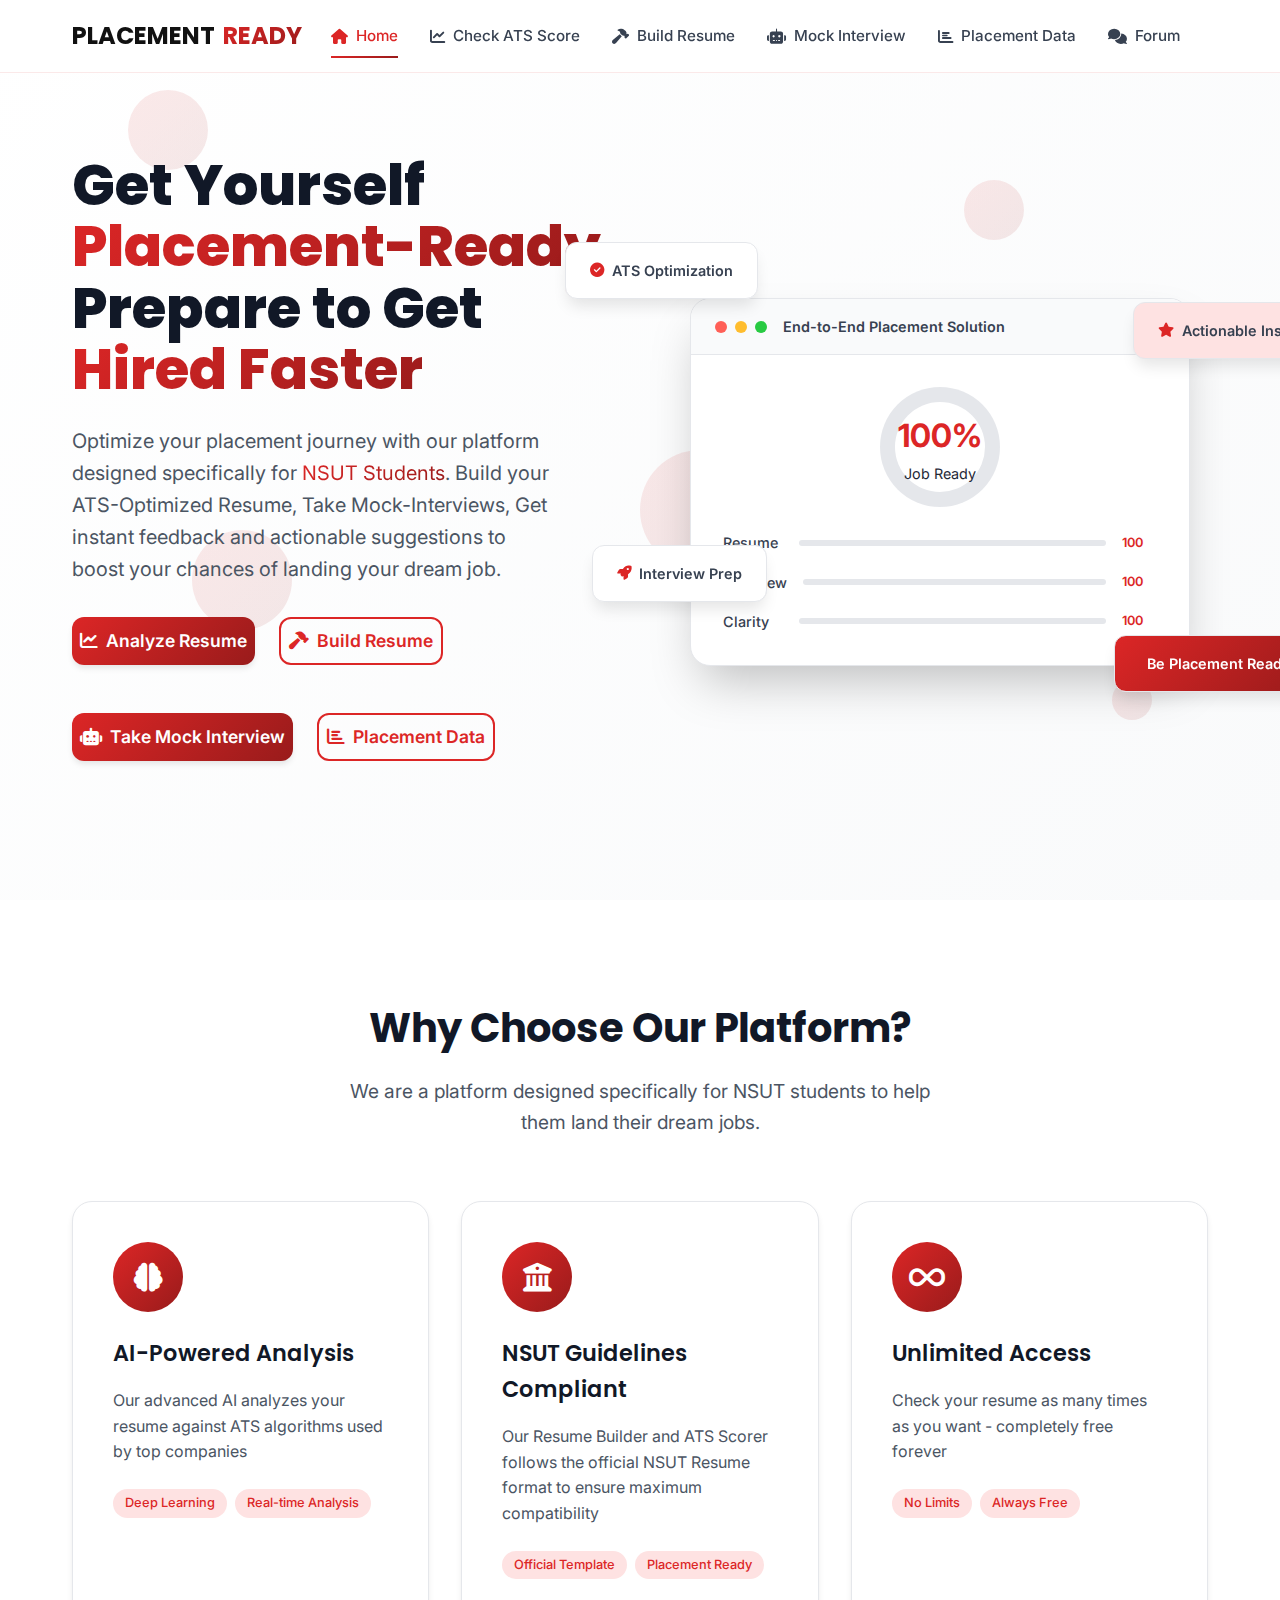
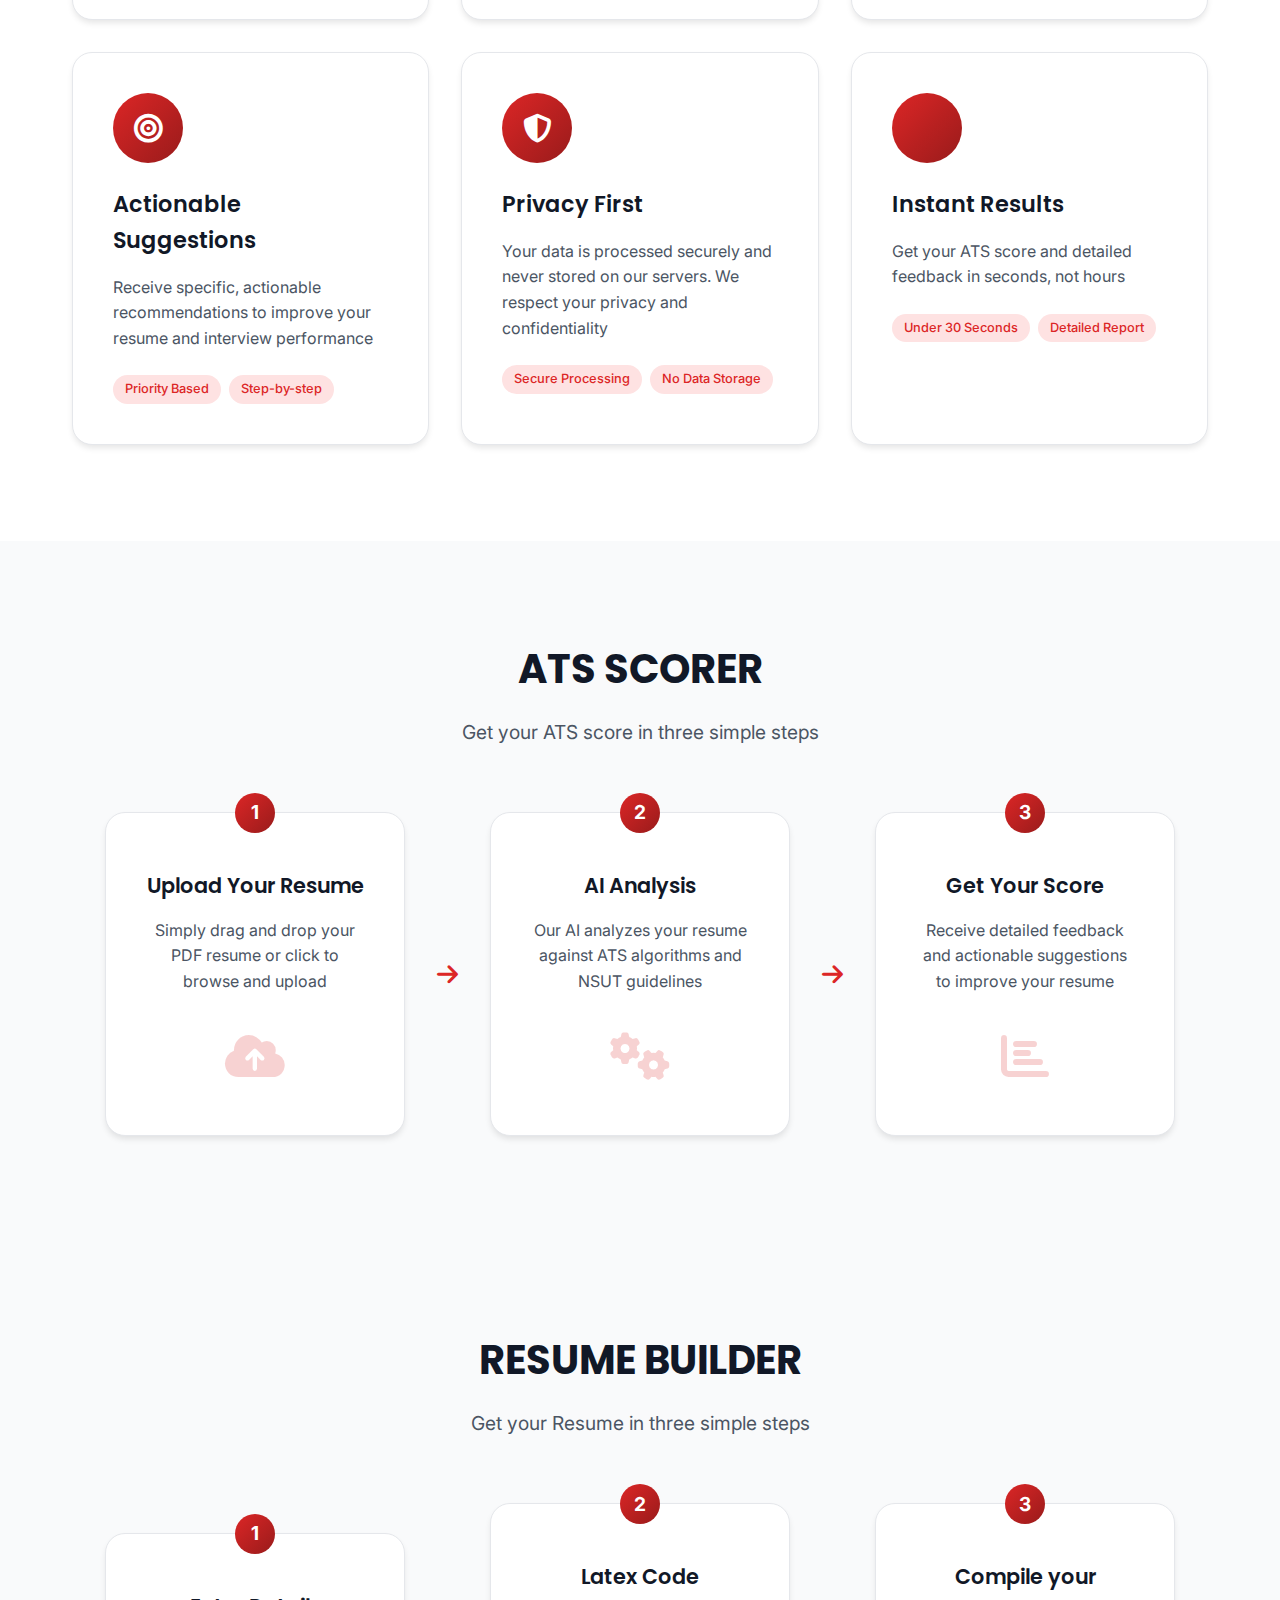
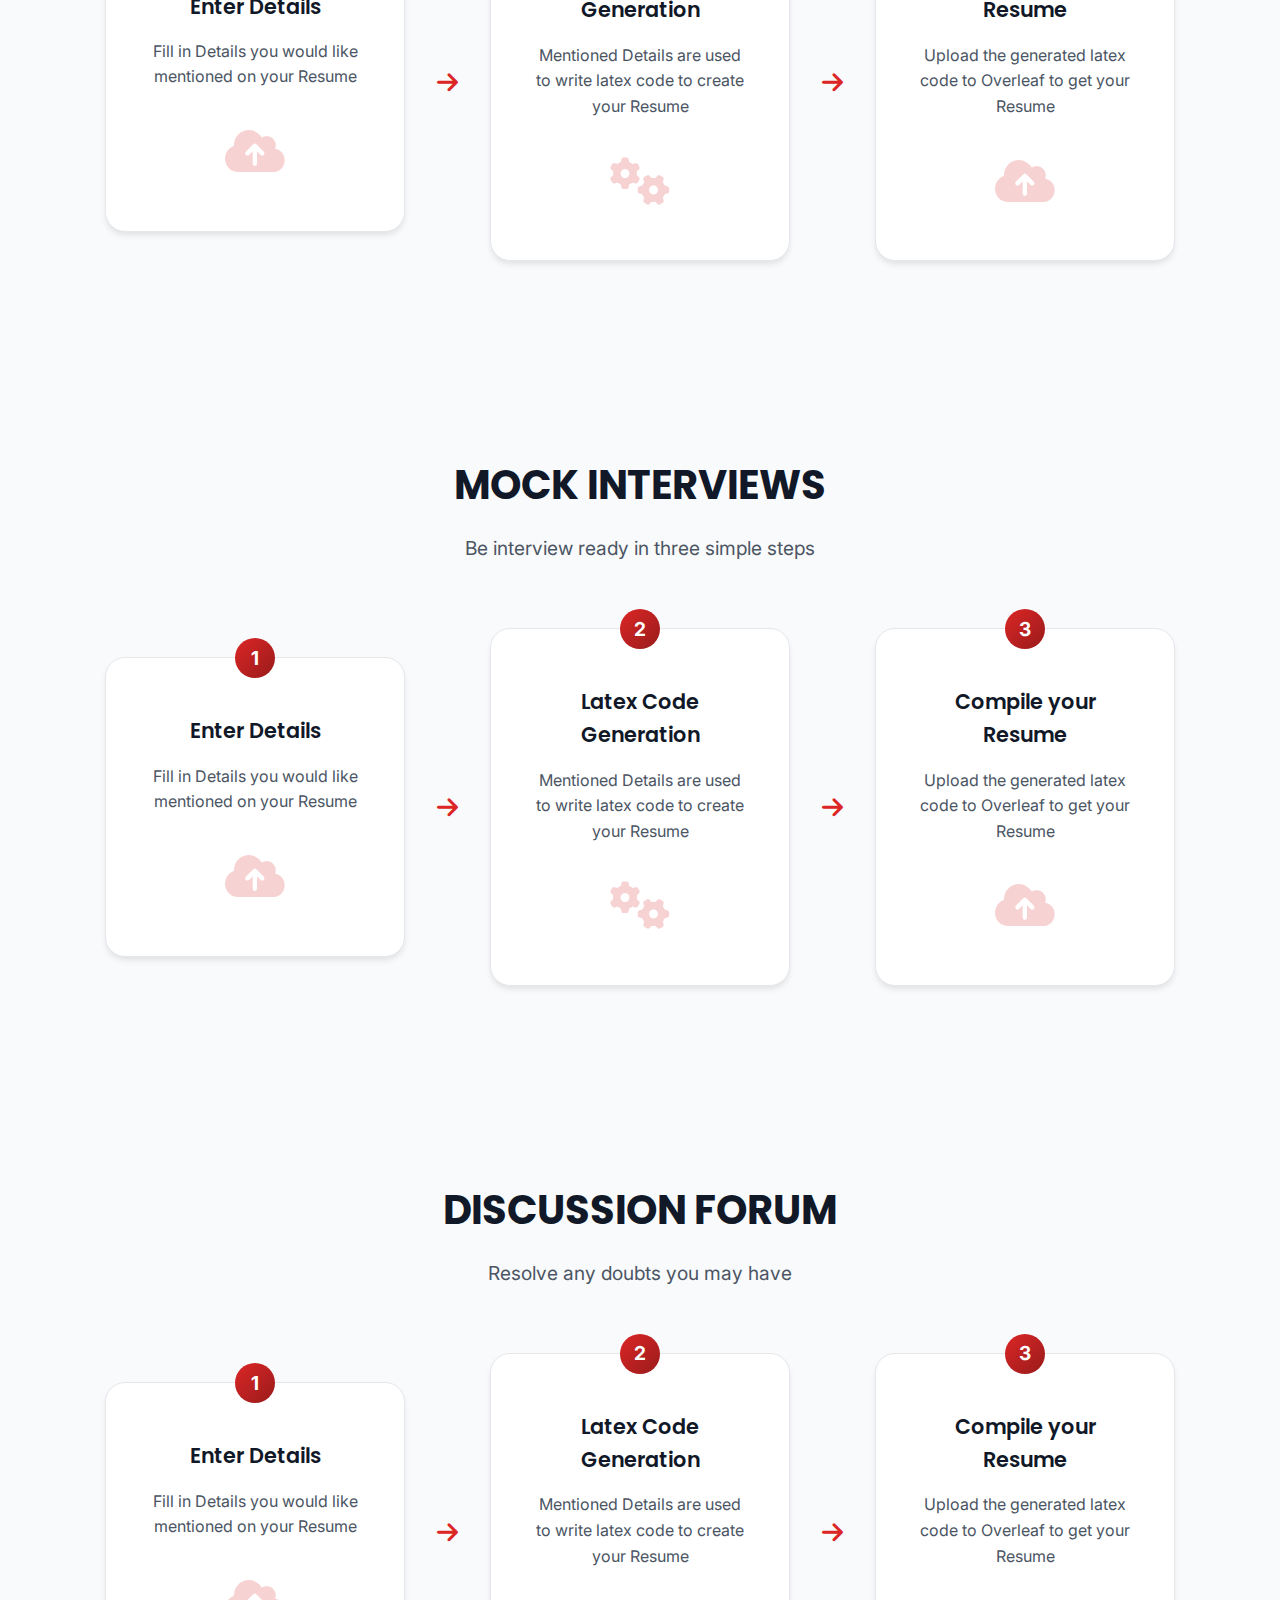
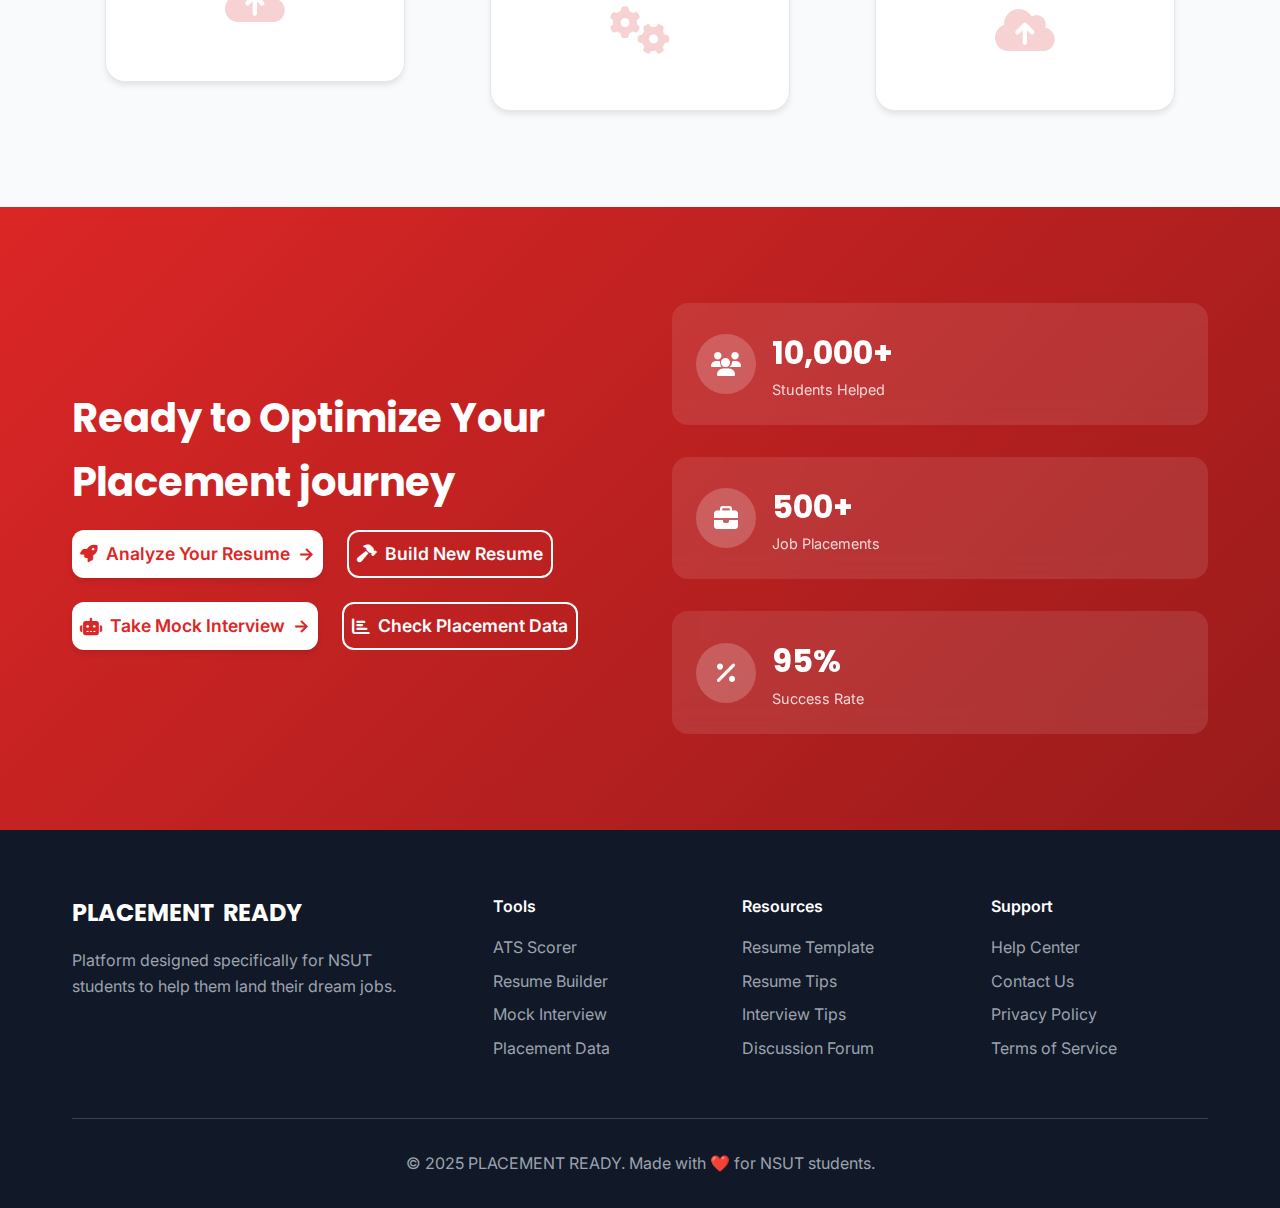
<file: index.html>
<!DOCTYPE html>
<html lang="en">
<head>
    <meta charset="UTF-8">
    <meta name="viewport" content="width=device-width, initial-scale=1.0">
    <title>NSUT ATS Scorer - AI-Powered Resume Optimization</title>
    <meta name="description" content="Get your resume ATS-ready with our AI-powered scoring system. Built specifically for NSUT students following official placement guidelines.">
    
    <!-- Fonts -->
    <link rel="preconnect" href="https://fonts.googleapis.com">
    <link rel="preconnect" href="https://fonts.gstatic.com" crossorigin>
    <link rel="stylesheet" href="https://cdnjs.cloudflare.com/ajax/libs/font-awesome/4.7.0/css/font-awesome.min.css">
    <link href="https://fonts.googleapis.com/css2?family=Inter:wght@300;400;500;600;700;800&family=Poppins:wght@300;400;500;600;700;800&display=swap" rel="stylesheet">
    
    <!-- Icons -->
    <link rel="stylesheet" href="https://cdnjs.cloudflare.com/ajax/libs/font-awesome/6.4.0/css/all.min.css">
    
    <!-- CSS -->
    <link rel="stylesheet" href="main.css">
</head>
<body>
    <!-- Navigation -->
    <nav class="navbar" id="navbar">
        <div class="nav-container">
            <div class="logo">PLACEMENT <span class="highlight">READY</span></div>
            
            <div class="nav-links" id="navLinks">
                <a href="index.html" class="nav-link active">
                    <i class="fa-solid fa-house"></i>
                    Home
                </a>
                <a href="ats-scorer.html" class="nav-link">
                    <i class="fas fa-chart-line"></i>
                    Check ATS Score
                </a>
                <!-- <a href="guidelines.html" class="nav-link">
                    <i class="fas fa-file-alt"></i>
                    Guidelines
                </a> -->
                <!-- <a href="resume-tips.html" class="nav-link">
                    <i class="fas fa-lightbulb"></i>
                    Resume Tips
                </a> -->
                <a href="resume-builder.html" class="nav-link">
                    <i class="fas fa-hammer"></i>
                    Build Resume
                </a>
                <a href="interview.html" class="nav-link">
                    <i class="fa-solid fa-robot"></i>
                    Mock Interview
                </a>
                <a href="stats.html" class="nav-link">
                    <i class="fas fa-chart-bar"></i>
                    Placement Data
                </a>
                <a href="forum.html" class="nav-link">
                    <i class="fas fa-comments"></i>
                    Forum
                </a>
            </div>
            
            <div class="nav-actions">
                <!-- <a href="ats-scorer.html" class="btn btn-primary">
                    <i class="fas fa-rocket"></i>
                    ATS Scorer
                </a> -->
                <button class="mobile-menu-btn" id="mobileMenuBtn">
                    <span></span>
                    <span></span>
                    <span></span>
                </button>
            </div>
        </div>
    </nav>

    <!-- Hero Section -->
    <section class="hero">
        <div class="hero-background">
            <div class="floating-shapes">
                <div class="shape shape-1"></div>
                <div class="shape shape-2"></div>
                <div class="shape shape-3"></div>
                <div class="shape shape-4"></div>
                <div class="shape shape-5"></div>
            </div>
        </div>
        
        <div class="hero-container">
            <div class="hero-content">
                <!-- <div class="hero-badge">
                    <i class="fas fa-star"></i>
                    <span>AI-Powered Resume Analysis</span>
                </div> -->
                
                <h1 class="hero-title">
                    Get Yourself <span class="highlight">Placement-Ready</span>
                    <br>Prepare to Get <span class="highlight">Hired Faster</span>
                </h1>
                
                <p class="hero-subtitle">
                    Optimize your placement journey with our platform designed specifically for <span class="highlight">NSUT Students</span>. 
                    Build your ATS-Optimized Resume, Take Mock-Interviews, Get instant feedback and actionable suggestions to boost your chances of landing your dream job.
                </p>
                
                <!-- <div class="hero-stats">
                    <div class="stat">
                        <div class="stat-number">95%</div>
                        <div class="stat-label">Success Rate</div>
                    </div>
                    <div class="stat">
                        <div class="stat-number">10K+</div>
                        <div class="stat-label">Resumes Analyzed</div>
                    </div>
                    <div class="stat">
                        <div class="stat-number">500+</div>
                        <div class="stat-label">Students Placed</div>
                    </div>
                </div> -->
                <div class="hero-actions">
                    <a href="ats-scorer.html" class="btn btn-primary btn-lg" id="getStartedBtn">
                        <i class="fas fa-chart-line"></i>
                        Analyze Resume
                        <!-- <span class="btn-arrow">→</span> -->
                    </a>
                    <a href="guidelines.html" class="btn btn-outline btn-lg">
                        <i class="fas fa-hammer"></i>
                        Build Resume
                    </a>
                </div>
                
                <div class="hero-actions">
                    <a href="ats-scorer.html" class="btn btn-primary btn-lg" id="getStartedBtn">
                        <i class="fa-solid fa-robot"></i>
                        Take Mock Interview
                        <!-- <span class="btn-arrow">→</span> -->
                    </a>
                    <a href="guidelines.html" class="btn btn-outline btn-lg">
                        <i class="fas fa-chart-bar"></i>
                        Placement Data 
                    </a>
                </div>
                
                <div class="hero-trust">
                    <!-- <div class="trust-text">Trusted by NSUT Placement Cell</div>
                    <div class="trust-badges">
                        <span class="trust-badge">Official Template</span>
                        <span class="trust-badge">AI-Powered</span>
                        <span class="trust-badge">Free Forever</span>
                    </div> -->
                </div>
            </div>
            
            <div class="hero-visual">
                <div class="hero-image">
                    <div class="dashboard-mockup">
                        <div class="mockup-header">
                            <div class="mockup-controls">
                                <span></span>
                                <span></span>
                                <span></span>
                            </div>
                            <div class="mockup-title">End-to-End Placement Solution</div>
                        </div>
                        <div class="mockup-content">
                            <div class="score-display">
                                <div class="score-circle">
                                    <div class="score-value">100%</div>
                                    <div class="score-label">Job Ready</div>
                                </div>
                                <div class="score-details">
                                    <div class="score-item">
                                        <span class="score-category">Resume</span>
                                        <span class="score-bar">
                                            <span class="score-fill" style="width: 100%"></span>
                                        </span>
                                        <span class="score-percent">100</span>
                                    </div>
                                    <div class="score-item">
                                        <span class="score-category">Interview</span>
                                        <span class="score-bar">
                                            <span class="score-fill" style="width: 100%"></span>
                                        </span>
                                        <span class="score-percent">100</span>
                                    </div>
                                    <div class="score-item">
                                        <span class="score-category">Clarity</span>
                                        <span class="score-bar">
                                            <span class="score-fill" style="width: 80%"></span>
                                        </span>
                                        <span class="score-percent">100</span>
                                    </div>
                                </div>
                            </div>
                        </div>
                    </div>
                </div>
                
                <div class="floating-elements">
                    <div class="floating-card card-1">
                        <i class="fas fa-check-circle"></i>
                        <span>ATS Optimization</span>
                    </div>
                    <div class="floating-card card-2">
                        <i class="fas fa-star"></i>
                        <span>Actionable Insights</span>
                    </div>
                    <div class="floating-card card-3">
                        <i class="fas fa-rocket"></i>
                        <span>Interview Prep</span>
                    </div>
                    <div class="floating-card card-4">
                        <i class="fas fa-target"></i>
                        <span>Be Placement Ready</span>
                    </div>
                </div>
            </div>
        </div>
    </section>

    <!-- Features Section -->
    <section class="features">
        <div class="features-container">
            <div class="section-header">
                <h2 class="section-title">Why Choose Our Platform?</h2>
                <p class="section-subtitle">
                    We are a platform designed specifically for NSUT students to help them land their dream jobs.
                </p>
            </div>
            
            <div class="features-grid">
                <div class="feature-card">
                    <div class="feature-icon">
                        <i class="fas fa-brain"></i>
                    </div>
                    <h3 class="feature-title">AI-Powered Analysis</h3>
                    <p class="feature-description">
                        Our advanced AI analyzes your resume against ATS algorithms used by top companies
                    </p>
                    <div class="feature-benefits">
                        <span class="benefit">Deep Learning</span>
                        <span class="benefit">Real-time Analysis</span>
                    </div>
                </div>
                
                <div class="feature-card">
                    <div class="feature-icon">
                        <i class="fas fa-university"></i>
                    </div>
                    <h3 class="feature-title">NSUT Guidelines Compliant</h3>
                    <p class="feature-description">
                        Our Resume Builder and ATS Scorer follows the official NSUT Resume format to ensure maximum compatibility
                    </p>
                    <div class="feature-benefits">
                        <span class="benefit">Official Template</span>
                        <span class="benefit">Placement Ready</span>
                    </div>
                </div>

                <div class="feature-card">
                    <div class="feature-icon">
                        <i class="fas fa-infinity"></i>
                    </div>
                    <h3 class="feature-title">Unlimited Access</h3>
                    <p class="feature-description">
                        Check your resume as many times as you want - completely free forever
                    </p>
                    <div class="feature-benefits">
                        <span class="benefit">No Limits</span>
                        <span class="benefit">Always Free</span>
                    </div>
                </div>
                
                
                <div class="feature-card">
                    <div class="feature-icon">
                        <i class="fas fa-bullseye"></i>
                    </div>
                    <h3 class="feature-title">Actionable Suggestions</h3>
                    <p class="feature-description">
                        Receive specific, actionable recommendations to improve your resume and interview performance
                    </p>
                    <div class="feature-benefits">
                        <span class="benefit">Priority Based</span>
                        <span class="benefit">Step-by-step</span>
                    </div>
                </div>
                
                <div class="feature-card">
                    <div class="feature-icon">
                        <i class="fas fa-shield-alt"></i>
                    </div>
                    <h3 class="feature-title">Privacy First</h3>
                    <p class="feature-description">
                        Your data is processed securely and never stored on our servers. We respect your privacy and confidentiality
                    </p>
                    <div class="feature-benefits">
                        <span class="benefit">Secure Processing</span>
                        <span class="benefit">No Data Storage</span>
                    </div>
                </div>

                <div class="feature-card">
                    <div class="feature-icon">
                        <i class="fa fa-clock-o"></i>
                    </div>
                    <h3 class="feature-title">Instant Results</h3>
                    <p class="feature-description">
                        Get your ATS score and detailed feedback in seconds, not hours
                    </p>
                    <div class="feature-benefits">
                        <span class="benefit">Under 30 Seconds</span>
                        <span class="benefit">Detailed Report</span>
                    </div>
                </div>
                
                
            </div>
        </div>
    </section>

    <!-- How It Works Section -->
    <section class="how-it-works">
        <div class="how-it-works-container">
            <div class="section-header">
                <h2 class="section-title">ATS SCORER</h2>
                <p class="section-subtitle">
                    Get your ATS score in three simple steps
                </p>
            </div>
            
            <div class="steps-container">
                <div class="step">
                    <div class="step-number">1</div>
                    <div class="step-content">
                        <h3 class="step-title">Upload Your Resume</h3>
                        <p class="step-description">
                            Simply drag and drop your PDF resume or click to browse and upload
                        </p>
                        <div class="step-icon">
                            <i class="fas fa-cloud-upload-alt"></i>
                        </div>
                    </div>
                </div>
                
                <div class="step-arrow">
                    <i class="fas fa-arrow-right"></i>
                </div>
                
                <div class="step">
                    <div class="step-number">2</div>
                    <div class="step-content">
                        <h3 class="step-title">AI Analysis</h3>
                        <p class="step-description">
                            Our AI analyzes your resume against ATS algorithms and NSUT guidelines
                        </p>
                        <div class="step-icon">
                            <i class="fas fa-cogs"></i>
                        </div>
                    </div>
                </div>
                
                <div class="step-arrow">
                    <i class="fas fa-arrow-right"></i>
                </div>
                
                <div class="step">
                    <div class="step-number">3</div>
                    <div class="step-content">
                        <h3 class="step-title">Get Your Score</h3>
                        <p class="step-description">
                            Receive detailed feedback and actionable suggestions to improve your resume
                        </p>
                        <div class="step-icon">
                            <i class="fas fa-chart-bar"></i>
                        </div>
                    </div>
                </div>
            </div>
        </div>
    </section>

    <section class="how-it-works">
        <div class="how-it-works-container">
            <div class="section-header">
                <h2 class="section-title">RESUME BUILDER</h2>
                <p class="section-subtitle">
                    Get your Resume in three simple steps
                </p>
            </div>
            
            <div class="steps-container">
                <div class="step">
                    <div class="step-number">1</div>
                    <div class="step-content">
                        <h3 class="step-title">Enter Details</h3>
                        <p class="step-description">
                            Fill in Details you would like mentioned on your Resume
                        </p>
                        <div class="step-icon">
                            <i class="fas fa-cloud-upload-alt"></i>
                        </div>
                    </div>
                </div>
                
                <div class="step-arrow">
                    <i class="fas fa-arrow-right"></i>
                </div>
                
                <div class="step">
                    <div class="step-number">2</div>
                    <div class="step-content">
                        <h3 class="step-title">Latex Code Generation</h3>
                        <p class="step-description">
                            Mentioned Details are used to write latex code to create your Resume
                        </p>
                        <div class="step-icon">
                            <i class="fas fa-cogs"></i>
                        </div>
                    </div>
                </div>
                
                <div class="step-arrow">
                    <i class="fas fa-arrow-right"></i>
                </div>
                
                <div class="step">
                    <div class="step-number">3</div>
                    <div class="step-content">
                        <h3 class="step-title">Compile your Resume</h3>
                        <p class="step-description">
                            Upload the generated latex code to Overleaf to get your Resume
                        </p>
                        <div class="step-icon">
                            <i class="fas fa-cloud-upload-alt"></i>
                        </div>
                    </div>
                </div>
            </div>
        </div>
    </section>

    <section class="how-it-works">
        <div class="how-it-works-container">
            <div class="section-header">
                <h2 class="section-title">MOCK INTERVIEWS</h2>
                <p class="section-subtitle">
                    Be interview ready in three simple steps
                </p>
            </div>
            
            <div class="steps-container">
                <div class="step">
                    <div class="step-number">1</div>
                    <div class="step-content">
                        <h3 class="step-title">Enter Details</h3>
                        <p class="step-description">
                            Fill in Details you would like mentioned on your Resume
                        </p>
                        <div class="step-icon">
                            <i class="fas fa-cloud-upload-alt"></i>
                        </div>
                    </div>
                </div>
                
                <div class="step-arrow">
                    <i class="fas fa-arrow-right"></i>
                </div>
                
                <div class="step">
                    <div class="step-number">2</div>
                    <div class="step-content">
                        <h3 class="step-title">Latex Code Generation</h3>
                        <p class="step-description">
                            Mentioned Details are used to write latex code to create your Resume
                        </p>
                        <div class="step-icon">
                            <i class="fas fa-cogs"></i>
                        </div>
                    </div>
                </div>
                
                <div class="step-arrow">
                    <i class="fas fa-arrow-right"></i>
                </div>
                
                <div class="step">
                    <div class="step-number">3</div>
                    <div class="step-content">
                        <h3 class="step-title">Compile your Resume</h3>
                        <p class="step-description">
                            Upload the generated latex code to Overleaf to get your Resume
                        </p>
                        <div class="step-icon">
                            <i class="fas fa-cloud-upload-alt"></i>
                        </div>
                    </div>
                </div>
            </div>
        </div>
    </section>

    <section class="how-it-works">
        <div class="how-it-works-container">
            <div class="section-header">
                <h2 class="section-title">DISCUSSION FORUM</h2>
                <p class="section-subtitle">
                    Resolve any doubts you may have
                </p>
            </div>
            
            <div class="steps-container">
                <div class="step">
                    <div class="step-number">1</div>
                    <div class="step-content">
                        <h3 class="step-title">Enter Details</h3>
                        <p class="step-description">
                            Fill in Details you would like mentioned on your Resume
                        </p>
                        <div class="step-icon">
                            <i class="fas fa-cloud-upload-alt"></i>
                        </div>
                    </div>
                </div>
                
                <div class="step-arrow">
                    <i class="fas fa-arrow-right"></i>
                </div>
                
                <div class="step">
                    <div class="step-number">2</div>
                    <div class="step-content">
                        <h3 class="step-title">Latex Code Generation</h3>
                        <p class="step-description">
                            Mentioned Details are used to write latex code to create your Resume
                        </p>
                        <div class="step-icon">
                            <i class="fas fa-cogs"></i>
                        </div>
                    </div>
                </div>
                
                <div class="step-arrow">
                    <i class="fas fa-arrow-right"></i>
                </div>
                
                <div class="step">
                    <div class="step-number">3</div>
                    <div class="step-content">
                        <h3 class="step-title">Compile your Resume</h3>
                        <p class="step-description">
                            Upload the generated latex code to Overleaf to get your Resume
                        </p>
                        <div class="step-icon">
                            <i class="fas fa-cloud-upload-alt"></i>
                        </div>
                    </div>
                </div>
            </div>
        </div>
    </section>

    <!-- CTA Section -->
    <section class="cta-section">
        <div class="cta-container">
            <div class="cta-content">
                <h2 class="cta-title">Ready to Optimize Your Placement journey</h2>
                <!-- <p class="cta-subtitle">
                    Join thousands of NSUT students who have improved their job prospects with our ATS Scorer
                </p> -->
                <div class="cta-actions">
                    <a href="ats-scorer.html" class="btn btn-primary btn-lg" id="startBuildingBtn">
                        <i class="fas fa-rocket"></i>
                        Analyze Your Resume
                        <span class="btn-arrow">→</span>
                    </a>
                    <a href="resume-builder.html" class="btn btn-outline btn-lg">
                        <i class="fas fa-hammer"></i>
                        Build New Resume
                    </a>
                    <a href="interview.html" class="btn btn-primary btn-lg" id="startBuildingBtn">
                        <i class="fa-solid fa-robot"></i>
                        Take Mock Interview
                        <span class="btn-arrow">→</span>
                    </a>
                    <a href="stats.html" class="btn btn-outline btn-lg">
                        <i class="fas fa-chart-bar"></i>
                        Check Placement Data
                    </a>
                </div>
            </div>
            
            <div class="cta-visual">
                <div class="success-metrics">
                    <div class="metric">
                        <div class="metric-icon">
                            <i class="fas fa-users"></i>
                        </div>
                        <div class="metric-content">
                            <div class="metric-number">10,000+</div>
                            <div class="metric-label">Students Helped</div>
                        </div>
                    </div>
                    <div class="metric">
                        <div class="metric-icon">
                            <i class="fas fa-briefcase"></i>
                        </div>
                        <div class="metric-content">
                            <div class="metric-number">500+</div>
                            <div class="metric-label">Job Placements</div>
                        </div>
                    </div>
                    <div class="metric">
                        <div class="metric-icon">
                            <i class="fas fa-percentage"></i>
                        </div>
                        <div class="metric-content">
                            <div class="metric-number">95%</div>
                            <div class="metric-label">Success Rate</div>
                        </div>
                    </div>
                </div>
            </div>
        </div>
    </section>

    <!-- Footer -->
    <footer class="footer">
        <div class="footer-container">
            <div class="footer-content">
                <div class="footer-brand">
                    <div class="footer-logo">
                        PLACEMENT <span class="highlight">READY</span>
                    </div>
                    <p class="footer-description">
                        Platform designed specifically for NSUT students 
                        to help them land their dream jobs.
                    </p>
                </div>
                
                <div class="footer-links">
                    <div class="footer-column">
                        <h4 class="footer-title">Tools</h4>
                        <ul class="footer-list">
                            <li><a href="ats-scorer.html">ATS Scorer</a></li>
                            <li><a href="resume-builder.html">Resume Builder</a></li>
                            <li><a href="interview.html">Mock Interview</a></li>
                            <li><a href="stats.html">Placement Data</a></li>
                        </ul>
                    </div>
                    
                    <div class="footer-column">
                        <h4 class="footer-title">Resources</h4>
                        <ul class="footer-list">
                            <li><a href="guidelines.html">Resume Template</a></li>
                            <li><a href="resume-tips.html">Resume Tips</a></li>
                            <li><a href="interview-tips.html">Interview Tips</a></li>
                            <li><a href="forum.html">Discussion Forum</a></li>
                        </ul>
                    </div>
                    
                    <div class="footer-column">
                        <h4 class="footer-title">Support</h4>
                        <ul class="footer-list">
                            <li><a href="#">Help Center</a></li>
                            <li><a href="#">Contact Us</a></li>
                            <li><a href="#">Privacy Policy</a></li>
                            <li><a href="#">Terms of Service</a></li>
                        </ul>
                    </div>
                </div>
            </div>
            
            <div class="footer-bottom" style="justify-content: center;">
                <div class="footer-copyright">
                    <p>&copy; 2025 PLACEMENT READY. Made with ❤️ for NSUT students.</p>
                </div>
                <!-- <div class="footer-social">
                    <a href="#" class="social-link">
                        <i class="fab fa-github"></i>
                    </a>
                    <a href="#" class="social-link">
                        <i class="fab fa-linkedin"></i>
                    </a>
                    <a href="#" class="social-link">
                        <i class="fab fa-twitter"></i>
                    </a>
                </div> -->
            </div>
        </div>
    </footer>

    <!-- JavaScript -->
    <script src="main.js"></script>
</body>
</html>
</file>
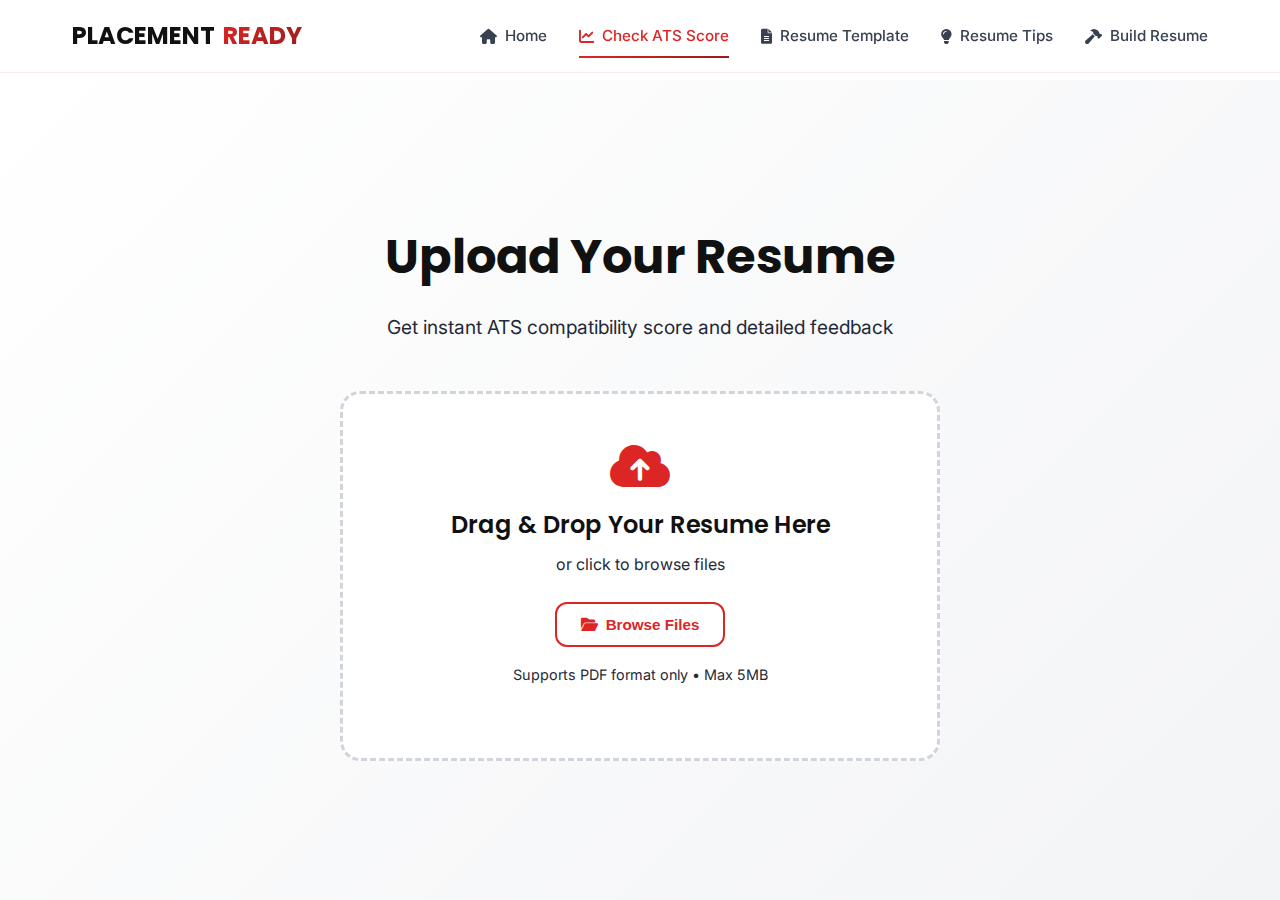
<file: ats-scorer.html>
<!DOCTYPE html>
<html lang="en">
<head>
    <meta charset="UTF-8">
    <meta name="viewport" content="width=device-width, initial-scale=1.0">
    <title>RESUME SCORER</title>
    <link rel="stylesheet" href="main.css">
    <link rel="preconnect" href="https://fonts.googleapis.com">
    <link rel="preconnect" href="https://fonts.gstatic.com" crossorigin>
    <link href="https://fonts.googleapis.com/css2?family=Inter:wght@300;400;500;600;700&family=Poppins:wght@400;500;600;700&display=swap" rel="stylesheet">
    <link rel="stylesheet" href="https://cdnjs.cloudflare.com/ajax/libs/font-awesome/6.0.0/css/all.min.css">
</head>
<body>
    <div class="app-container">
        <!-- Navigation -->
        <nav class="navbar" id="navbar">
            <div class="nav-container">
                <div class="logo">PLACEMENT <span class="highlight">READY</span></div>
                <div class="nav-links" id="navLinks">
    
                    <a href="index.html" class="nav-link">
                        <i class="fa-solid fa-house"></i>
                        Home
                    </a>
                    <a href="ats-scorer.html" class="nav-link active">
                        <i class="fas fa-chart-line"></i>
                        Check ATS Score
                    </a>
                    <a href="guidelines.html" class="nav-link">
                        <i class="fas fa-file-alt"></i>
                        Resume Template
                    </a> 
                    <a href="resume-tips.html" class="nav-link">
                        <i class="fas fa-lightbulb"></i>
                        Resume Tips
                    </a> 
                    <a href="resume-builder.html" class="nav-link">
                        <i class="fas fa-hammer"></i>
                        Build Resume
                    </a>
                    <!-- <a href="interview.html" class="nav-link">
                        <i class="fa-solid fa-robot"></i>
                        Mock Interview
                    </a>
                    <a href="stats.html" class="nav-link">
                        <i class="fas fa-chart-bar"></i>
                        Placement Statistics
                    </a> -->
                </div>
                
                <div class="mobile-menu-btn" id="mobileMenuBtn">
                    <span></span>
                    <span></span>
                    <span></span>
                </div>
            </div>
        </nav>

        <!-- Main Content Area -->
        <div class="main-content">
            <!-- Upload Section -->
            <div class="upload-section" id="uploadSection">
                <div class="upload-container">
                    <h1 class="upload-title">
                        Upload Your <span class="highlight">Resume</span>
                    </h1>
                    <p class="upload-subtitle">
                        Get instant ATS compatibility score and detailed feedback
                    </p>
                    
                    <!-- Drag & Drop Zone -->
                    <div class="drop-zone" id="dropZone">
                        <div class="drop-zone-content">
                            <i class="fas fa-cloud-upload-alt drop-icon"></i>
                            <h3>Drag & Drop Your Resume Here</h3>
                            <p>or click to browse files</p>
                            <button class="btn btn-outline" id="browseBtn">
                                <i class="fas fa-folder-open"></i>
                                Browse Files
                            </button>
                            <p class="file-info">Supports PDF format only • Max 5MB</p>
                        </div>
                        <input type="file" id="fileInput" accept=".pdf" style="display: none;">
                    </div>

                    <!-- Upload Progress -->
                    <div class="upload-progress" id="uploadProgress" style="display: none;">
                        <div class="progress-bar">
                            <div class="progress-fill" id="progressFill"></div>
                        </div>
                        <p class="progress-text" id="progressText">Uploading...</p>
                    </div>
                </div>
            </div>

            <!-- Results Section -->
            <div class="results-section" id="resultsSection" style="display: none;">
                <!-- Sidebar -->
                <div class="sidebar" id="sidebar">
                    <div class="sidebar-header">
                        <h2>ATS Score</h2>
                        <button class="close-btn" id="closeSidebar">
                            <i class="fas fa-times"></i>
                        </button>
                    </div>
                    
                    <!-- Overall Score -->
                    <div class="score-card">
                        <div class="score-circle">
                            <div class="score-value" id="overallScore">--</div>
                            <div class="score-label">Overall</div>
                        </div>
                    </div>

                    <!-- Section Scores -->
                    <div class="section-scores" id="sectionScores">
                        <h3>Section Breakdown</h3>
                        <!-- Scores will be populated by JavaScript -->
                    </div>

                    <!-- Quick Stats -->
                    <div class="quick-stats" id="quickStats">
                        <div class="stat-item">
                            <span class="stat-label">Keywords Found</span>
                            <span class="stat-value" id="keywordsFound">--</span>
                        </div>
                        <div class="stat-item">
                            <span class="stat-label">Sections Detected</span>
                            <span class="stat-value" id="sectionsDetected">--</span>
                        </div>
                        <div class="stat-item">
                            <span class="stat-label">Format Score</span>
                            <span class="stat-value" id="formatScore">--</span>
                        </div>
                    </div>
                </div>

                <!-- Main Content Area -->
                <div class="content-area" id="contentArea">
                    <!-- Tab Navigation -->
                    <div class="tab-navigation">
                        <button class="tab-btn active" data-tab="resume">
                            <i class="fas fa-file-pdf"></i>
                            Your Resume
                        </button>
                        <button class="tab-btn" data-tab="suggestions">
                            <i class="fas fa-lightbulb"></i>
                            Suggestions
                        </button>
                    </div>

                    <!-- Tab Content -->
                    <div class="tab-content">
                        <!-- Resume Tab -->
                        <div class="tab-pane active" id="resumeTab">
                            <div class="resume-viewer">
                                <iframe id="resumeViewer" class="pdf-frame" title="Your Resume"></iframe>
                            </div>
                        </div>

                        <!-- Suggestions Tab -->
                        <div class="tab-pane" id="suggestionsTab">
                            <div class="suggestions-container">
                                <h2>Improvement Suggestions</h2>
                                <div class="suggestions-list" id="suggestionsList">
                                    <!-- Suggestions will be populated by JavaScript -->
                                </div>
                            </div>
                        </div>
                    </div>
                </div>
            </div>
        </div>
    </div>

    <script src="main.js"></script>
    <script src="ats-scorer.js"></script>
</body>
</html>
</file>
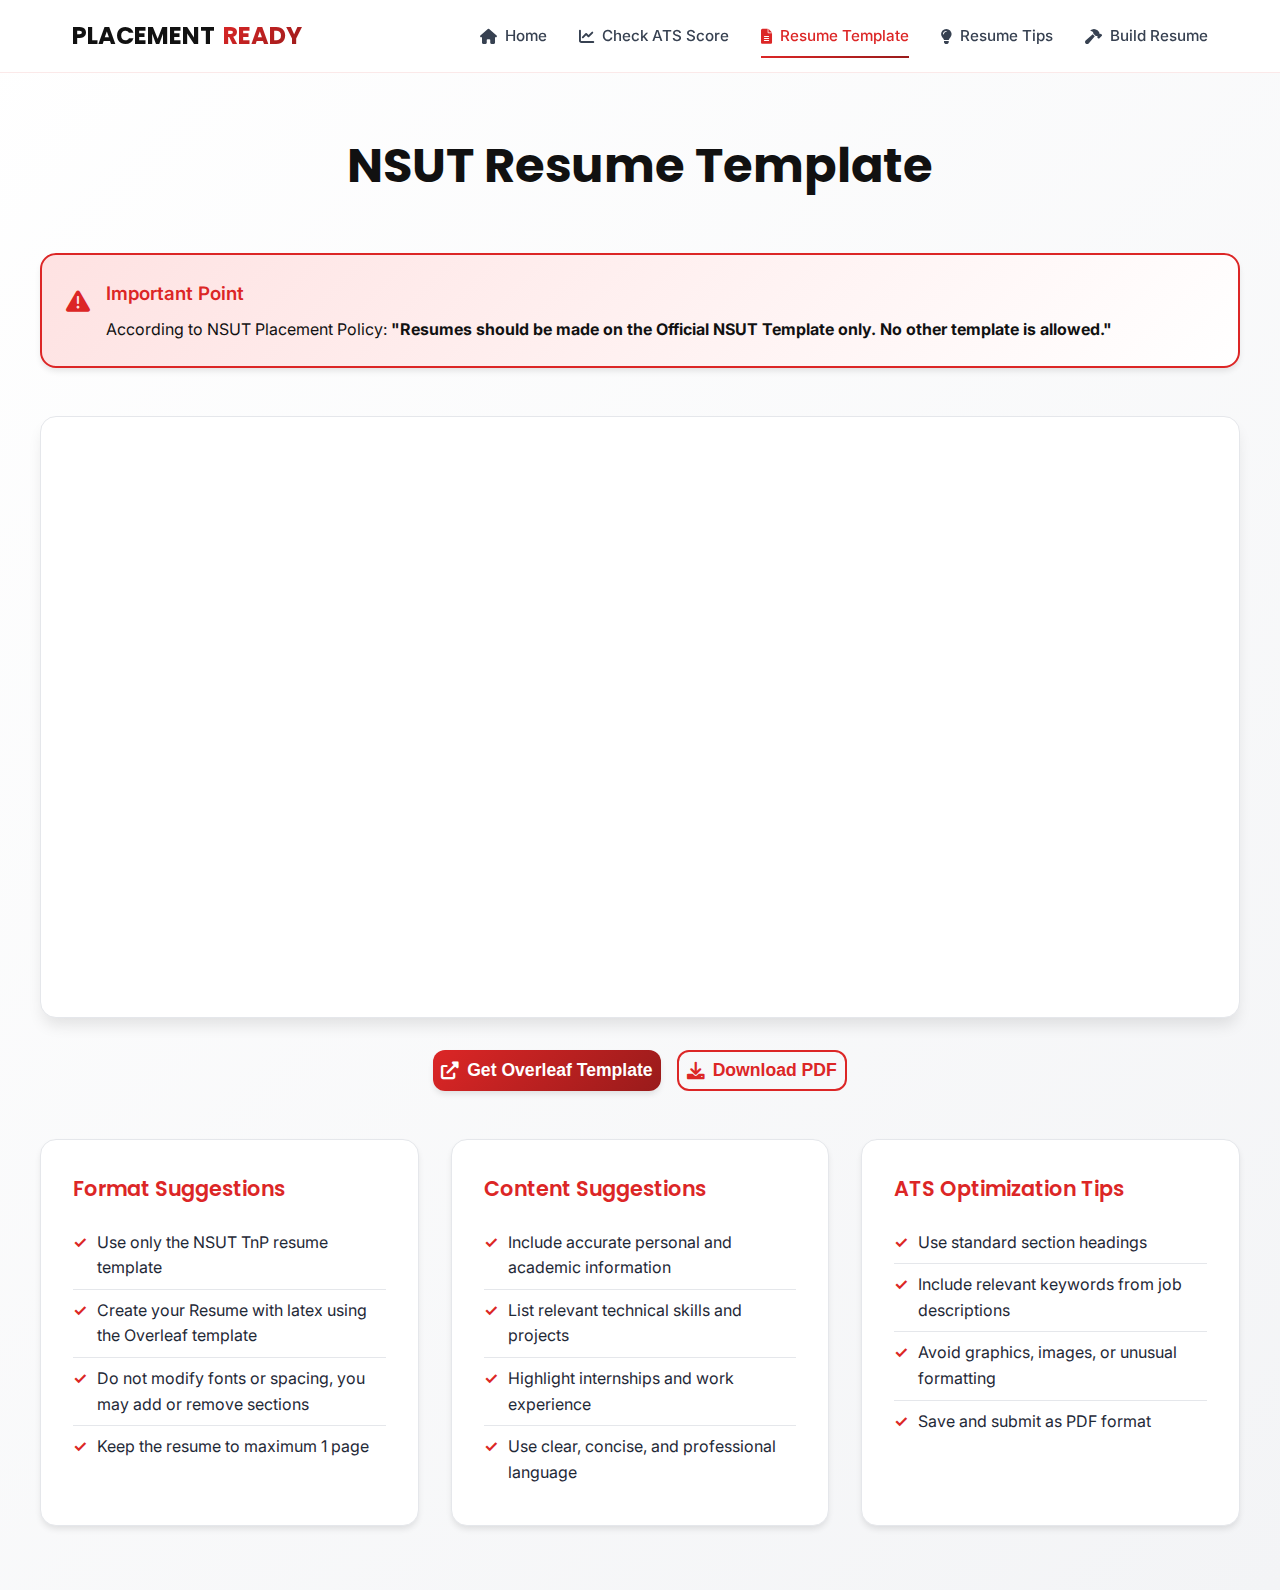
<file: guidelines.html>
<!DOCTYPE html>
<html lang="en">
<head>
    <meta charset="UTF-8">
    <meta name="viewport" content="width=device-width, initial-scale=1.0">
    <title>NSUT Resume Guidelines</title>
    <link rel="stylesheet" href="main.css">
    <link rel="preconnect" href="https://fonts.googleapis.com">
    <link rel="preconnect" href="https://fonts.gstatic.com" crossorigin>
    <link href="https://fonts.googleapis.com/css2?family=Inter:wght@300;400;500;600;700&family=Poppins:wght@400;500;600;700&display=swap" rel="stylesheet">
    <link rel="stylesheet" href="https://cdnjs.cloudflare.com/ajax/libs/font-awesome/6.0.0/css/all.min.css"></head>
<body>
    <div class="app-container">
        <!-- Navigation -->
        <nav class="navbar" id="navbar">
            <div class="nav-container">
                <div class="logo">PLACEMENT <span class="highlight">READY</span></div>
                <div class="nav-links" id="navLinks">
    
                    <a href="index.html" class="nav-link">
                        <i class="fa-solid fa-house"></i>
                        Home
                    </a>
                    <a href="ats-scorer.html" class="nav-link">
                        <i class="fas fa-chart-line"></i>
                        Check ATS Score
                    </a>
                    <a href="guidelines.html" class="nav-link active">
                        <i class="fas fa-file-alt"></i>
                        Resume Template
                    </a> 
                    <a href="resume-tips.html" class="nav-link">
                        <i class="fas fa-lightbulb"></i>
                        Resume Tips
                    </a> 
                    <a href="resume-builder.html" class="nav-link">
                        <i class="fas fa-hammer"></i>
                        Build Resume
                    </a>
                    <!-- <a href="interview.html" class="nav-link">
                        <i class="fa-solid fa-robot"></i>
                        Mock Interview
                    </a>
                    <a href="stats.html" class="nav-link">
                        <i class="fas fa-chart-bar"></i>
                        Placement Statistics
                    </a> -->
                </div>
                
                <div class="mobile-menu-btn" id="mobileMenuBtn">
                    <span></span>
                    <span></span>
                    <span></span>
                </div>
            </div>
        </nav>

        <!-- Guidelines Section -->
        <section class="guidelines-section">
            <div class="guidelines-container">
                <div class="guidelines-header">
                    <h1 class="guidelines-title">
                        <span class="highlight">NSUT Resume Template</span>
                    </h1>
                    <!-- <p class="guidelines-subtitle">
                        Official resume template and formatting guidelines for NSUT students
                    </p> -->
                </div>

                <!-- Policy Notice -->
                <div class="policy-notice">
                    <div class="policy-icon">
                        <i class="fas fa-exclamation-triangle"></i>
                    </div>
                    <div class="policy-text">
                        <h3>Important Point</h3>
                        <p>According to NSUT Placement Policy: <strong>"Resumes should be made on the Official NSUT Template only. No other template is allowed."</strong></p>
                    </div>
                </div>

                <!-- Template Display -->
                <div class="template-section">
                    <!-- <h2 class="section-title">Official NSUT Resume Template</h2> -->
                    
                    <div class="pdf-container">
                        <iframe 
                            src="documents/nsut-resume-template.pdf#toolbar=1&navpanes=0&scrollbar=1&view=FitV&zoom=85" 
                            class="pdf-viewer pdf-optimal-view"
                            title="NSUT Resume Template">
                            <p>Your browser does not support PDF viewing. 
                            <a href="documents/nsut-resume-template.pdf" target="_blank">Download the PDF</a>
                            </p>
                        </iframe>
                    </div>

                    <div class="template-actions">
                        <button class="btn btn-primary btn-lg" onclick="window.open('https://www.overleaf.com/latex/templates/nsut-tnp-resume/sxzbtkwmqsyg', '_blank')">
                            <i class="fas fa-external-link-alt"></i>
                            Get Overleaf Template
                        </button>
                        <button class="btn btn-outline btn-lg" onclick="window.open('documents/nsut-resume-template.pdf', '_blank')">
                            <i class="fas fa-download"></i>
                            Download PDF
                        </button>
                    </div>
                </div>



                <!-- Guidelines Content -->
                <div class="guidelines-content">
                    <div class="guideline-card">
                        <h3>Format Suggestions</h3>
                        <ul>
                            <li>Use only the NSUT TnP resume template</li>
                            <li>Create your Resume with latex using the Overleaf template</li>
                            <li>Do not modify fonts or spacing, you may add or remove sections</li>
                            <li>Keep the resume to maximum 1 page</li>
                        </ul>
                    </div>

                    <div class="guideline-card">
                        <h3>Content Suggestions</h3>
                        <ul>
                            <li>Include accurate personal and academic information</li>
                            <li>List relevant technical skills and projects</li>
                            <li>Highlight internships and work experience</li>
                            <li>Use clear, concise, and professional language</li>
                        </ul>
                    </div>

                    <div class="guideline-card">
                        <h3>ATS Optimization Tips</h3>
                        <ul>
                            <li>Use standard section headings</li>
                            <li>Include relevant keywords from job descriptions</li>
                            <li>Avoid graphics, images, or unusual formatting</li>
                            <li>Save and submit as PDF format</li>
                        </ul>
                    </div>
                </div>
            </div>
        </section>
    </div>

    <script src="main.js"></script>
</body>
</html>
</file>
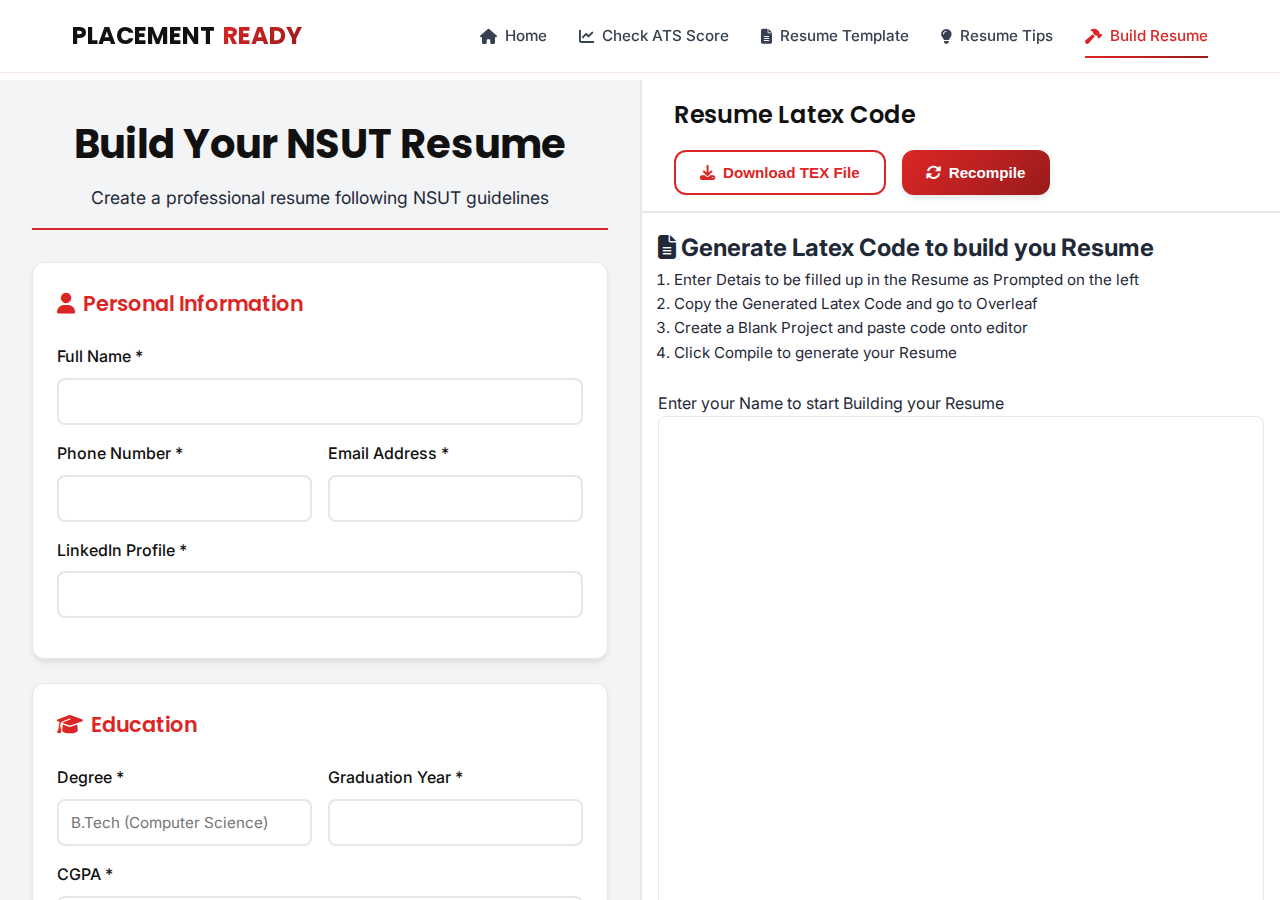
<file: resume-builder.html>
<!DOCTYPE html>
<html lang="en">
<head>
    <meta charset="UTF-8">
    <meta name="viewport" content="width=device-width, initial-scale=1.0">
    <title>Build Your Resume</title>
    <link rel="stylesheet" href="main.css">
    <link rel="stylesheet" href="resume-builder.css">
    <link href="https://fonts.googleapis.com/css2?family=Inter:wght@400;500;600;700&family=Poppins:wght@600;700&display=swap" rel="stylesheet">
    <link rel="stylesheet" href="https://cdnjs.cloudflare.com/ajax/libs/font-awesome/6.4.0/css/all.min.css">
    <link rel="icon" type="image/x-icon" href="data:image/x-icon;base64,">

</head>
<body>
    <div class="app-container" style ="overflow: auto;">
        <!-- Navigation -->
        <nav class="navbar" id="navbar">
            <div class="nav-container">
                <div class="logo">PLACEMENT <span class="highlight">READY</span></div>
                <div class="nav-links" id="navLinks">
    
                    <a href="index.html" class="nav-link">
                        <i class="fa-solid fa-house"></i>
                        Home
                    </a>
                    <a href="ats-scorer.html" class="nav-link">
                        <i class="fas fa-chart-line"></i>
                        Check ATS Score
                    </a>
                    <a href="guidelines.html" class="nav-link">
                        <i class="fas fa-file-alt"></i>
                        Resume Template
                    </a> 
                    <a href="resume-tips.html" class="nav-link">
                        <i class="fas fa-lightbulb"></i>
                        Resume Tips
                    </a> 
                    <a href="resume-builder.html" class="nav-link active">
                        <i class="fas fa-hammer"></i>
                        Build Resume
                    </a>
                    <!-- <a href="interview.html" class="nav-link">
                        <i class="fa-solid fa-robot"></i>
                        Mock Interview
                    </a>
                    <a href="stats.html" class="nav-link">
                        <i class="fas fa-chart-bar"></i>
                        Placement Statistics
                    </a> -->
                </div>
                
                <div class="mobile-menu-btn" id="mobileMenuBtn">
                    <span></span>
                    <span></span>
                    <span></span>
                </div>
            </div>
        </nav>

        <!-- Resume Builder -->
        <div class="resume-builder">
            <!-- Form Panel -->
            <div class="form-panel">
                <div class="form-header">
                    <h1>Build Your NSUT Resume</h1>
                    <p>Create a professional resume following NSUT guidelines</p>
                </div>

                <form id="resumeForm">
                    <!-- Personal Information -->
                    <div class="form-section">
                        <h3><i class="fas fa-user"></i> Personal Information</h3>
                        <div class="form-group">
                            <label for="fullName">Full Name *</label>
                            <input type="text" id="fullName" name="fullName" required>
                        </div>
                        <div class="form-row">
                            <div class="form-group">
                                <label for="phone">Phone Number *</label>
                                <input type="tel" id="phone" name="phone" required>
                            </div>
                            <div class="form-group">
                                <label for="email">Email Address *</label>
                                <input type="email" id="email" name="email" required>
                            </div>
                        </div>
                        <div class="form-group">
                            <label for="linkedin">LinkedIn Profile *</label>
                            <input type="url" id="linkedin" name="linkedin" required>
                        </div>
                    </div>

                    <!-- Education -->
                    <div class="form-section">
                        <h3><i class="fas fa-graduation-cap"></i> Education</h3>
                        <div class="form-row">
                            <div class="form-group">
                                <label for="degree">Degree *</label>
                                <input type="text" id="degree" name="degree" placeholder="B.Tech (Computer Science)" required>
                            </div>
                            <div class="form-group">
                                <label for="gradYear">Graduation Year *</label>
                                <input type="number" id="gradYear" name="gradYear" min="2020" max="2030" required>
                            </div>
                        </div>
                        <div class="form-group">
                            <label for="cgpa">CGPA *</label>
                            <input type="number" id="cgpa" name="cgpa" step="0.01" min="0" max="10" required>
                        </div>
                        
                        <!-- Class XII -->
                        <div class="form-checkbox">
                            <input type="checkbox" id="includeClass12" name="includeClass12">
                            <label for="includeClass12">Include Class XII Details</label>
                        </div>
                        <div id="class12Section" class="conditional-section">
                            <div class="form-row">
                                <div class="form-group">
                                    <label for="school12">School Name</label>
                                    <input type="text" id="school12" name="school12">
                                </div>
                                <div class="form-group">
                                    <label for="year12">Year</label>
                                    <input type="number" id="year12" name="year12">
                                </div>
                            </div>
                            <div class="form-group">
                                <label for="marks12">Percentage</label>
                                <input type="number" id="marks12" name="marks12" step="0.01" min="0" max="100">
                            </div>
                        </div>
                        
                        <!-- Similar structure for Class X -->
                        <!-- Include Class X Details -->
                        <div class="form-checkbox">
                            <input type="checkbox" id="includeClass10" name="includeClass10">
                            <label for="includeClass10">Include Class X Details</label>
                        </div>
                        <div id="class10Section" class="conditional-section">
                            <div class="form-row">
                                <div class="form-group">
                                    <label for="school10">School Name</label>
                                    <input type="text" id="school10" name="school10">
                                </div>
                                <div class="form-group">
                                    <label for="year10">Year</label>
                                    <input type="number" id="year10" name="year10">
                                </div>
                            </div>
                            <div class="form-group">
                                <label for="marks10">Percentage</label>
                                <input type="number" id="marks10" name="marks10" step="0.01" min="0" max="100">
                            </div>
                        </div>
                    </div>


                    <!-- Dynamic Sections -->
                    <div class="form-section">
                        <h3><i class="fas fa-briefcase"></i> Internships</h3>
                        <div id="internshipsContainer">
                            <!-- Dynamic internship forms will be added here -->
                        </div>
                        <button type="button" class="add-btn" onclick="addInternship()">
                            <i class="fas fa-plus"></i> Add Internship
                        </button>
                    </div>

                    <div class="form-section">
                        <h3><i class="fas fa-project-diagram"></i> Projects</h3>
                        <div id="projectsContainer">
                            <!-- Dynamic project forms will be added here -->
                        </div>
                        <button type="button" class="add-btn" onclick="addProject()">
                            <i class="fas fa-plus"></i> Add Project
                        </button>
                    </div>

                    <div class="form-section">
                        <h3><i class="fas fa-medal"></i> Positions of Responsibility</h3>
                        <div id="positionsContainer">
                            <!-- Dynamic positions forms will be added here -->
                        </div>
                        <button type="button" class="add-btn" onclick="addPosition()">
                            <i class="fas fa-plus"></i> Add Position
                        </button>
                    </div>

                    <div class="form-section">
                        <h3><i class="fas fa-trophy"></i> Academic Achievements</h3>
                        <div class="form-group">
                            <label for="achievements">Achievements (one per line)</label>
                            <textarea id="achievements" name="achievements" rows="4" placeholder="Enter each achievement on a new line"></textarea>
                        </div>
                    </div>

                    <div class="form-section">
                        <h3><i class="fas fa-code"></i> Technical Skills</h3>
                        <div class="form-group">
                            <label for="skills">Skills & Tools *</label>
                            <textarea id="skills" name="skills" rows="3" placeholder="Python, Java, React, Node.js, MySQL, Git..." required></textarea>
                        </div>
                    </div>
                </form>
            </div>

            <!-- Preview Panel -->
            <div class="preview-panel">
                <div class="preview-header">
                    <h2>Resume Latex Code</h2>
                    <div class="preview-actions">
                        <button class="btn btn-outline" id="downloadBtn">
                            <i class="fas fa-download"></i> Download TEX File
                        </button>
                        <button class="btn btn-primary" id="compileBtn">
                            <i class="fas fa-sync-alt"></i> Recompile
                        </button>
                    </div>
                </div>
                <div class="preview-container">
                    <div id="previewPlaceholder" class="preview-placeholder">
                    <div class="placeholder-content">
                        
                        <h2><i class="fas fa-file-alt"></i> Generate Latex Code to build you Resume</h2>
                        <ol style="text-align:left;font-size:0.95rem;margin-left:1rem;">
                            <li>Enter Detais to be filled up in the Resume as Prompted on the left</li>
                            <li>Copy the Generated Latex Code and go to Overleaf</li>
                            <li>Create a Blank Project and paste code onto editor</li>
                            <li>Click Compile to generate your Resume</li>
                        </ol>
                        <br>

                        <p>Enter your Name to start Building your Resume</p>
                        
                    </div>
                    </div>
                    <iframe id="previewFrame" src="about:blank" style="overflow: auto;"></iframe>
                    <div id="loadingIndicator" class="loading-indicator">
                        <i class="fas fa-spinner fa-spin"></i>
                        <p>Generating preview...</p>
                    </div>
                </div>
            </div>
        </div>
    </div>

    <script src="main.js"></script>
    <script src="resume-builder.js"></script>
</body>
</html>
</file>
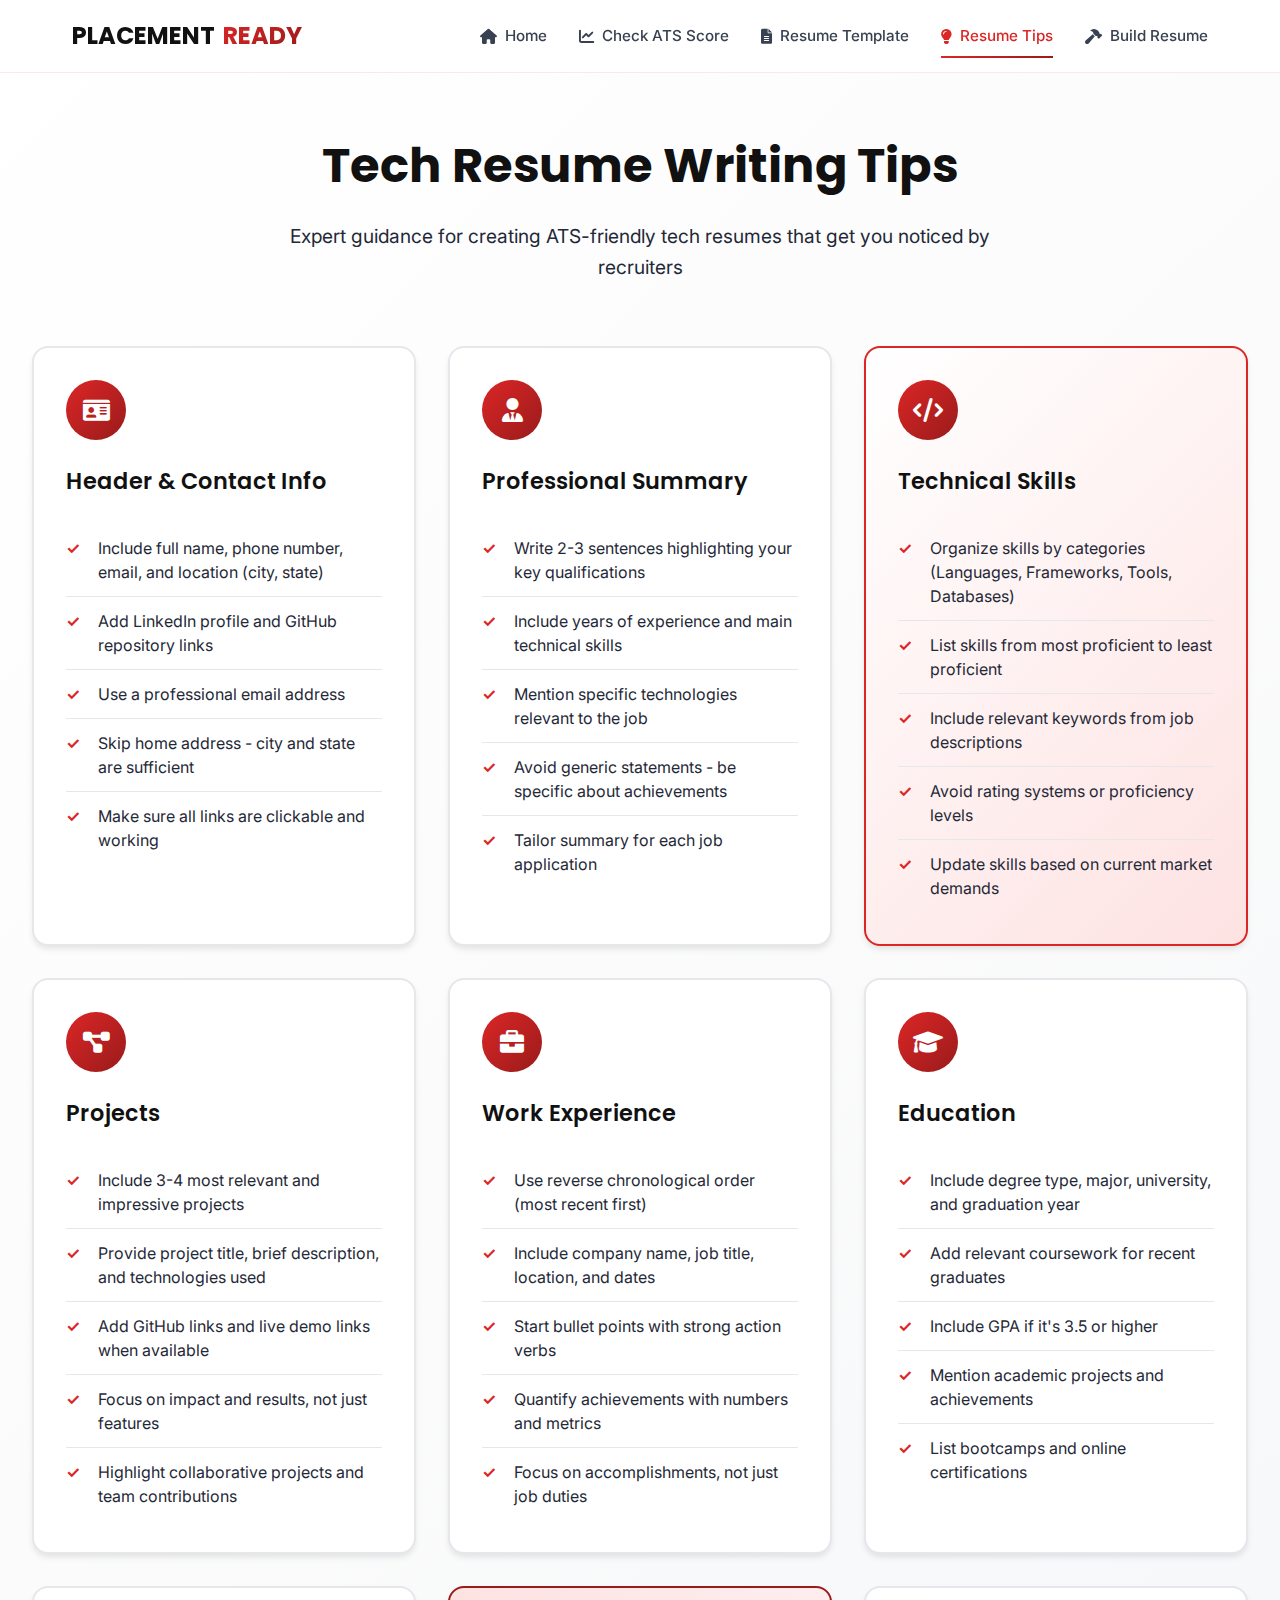
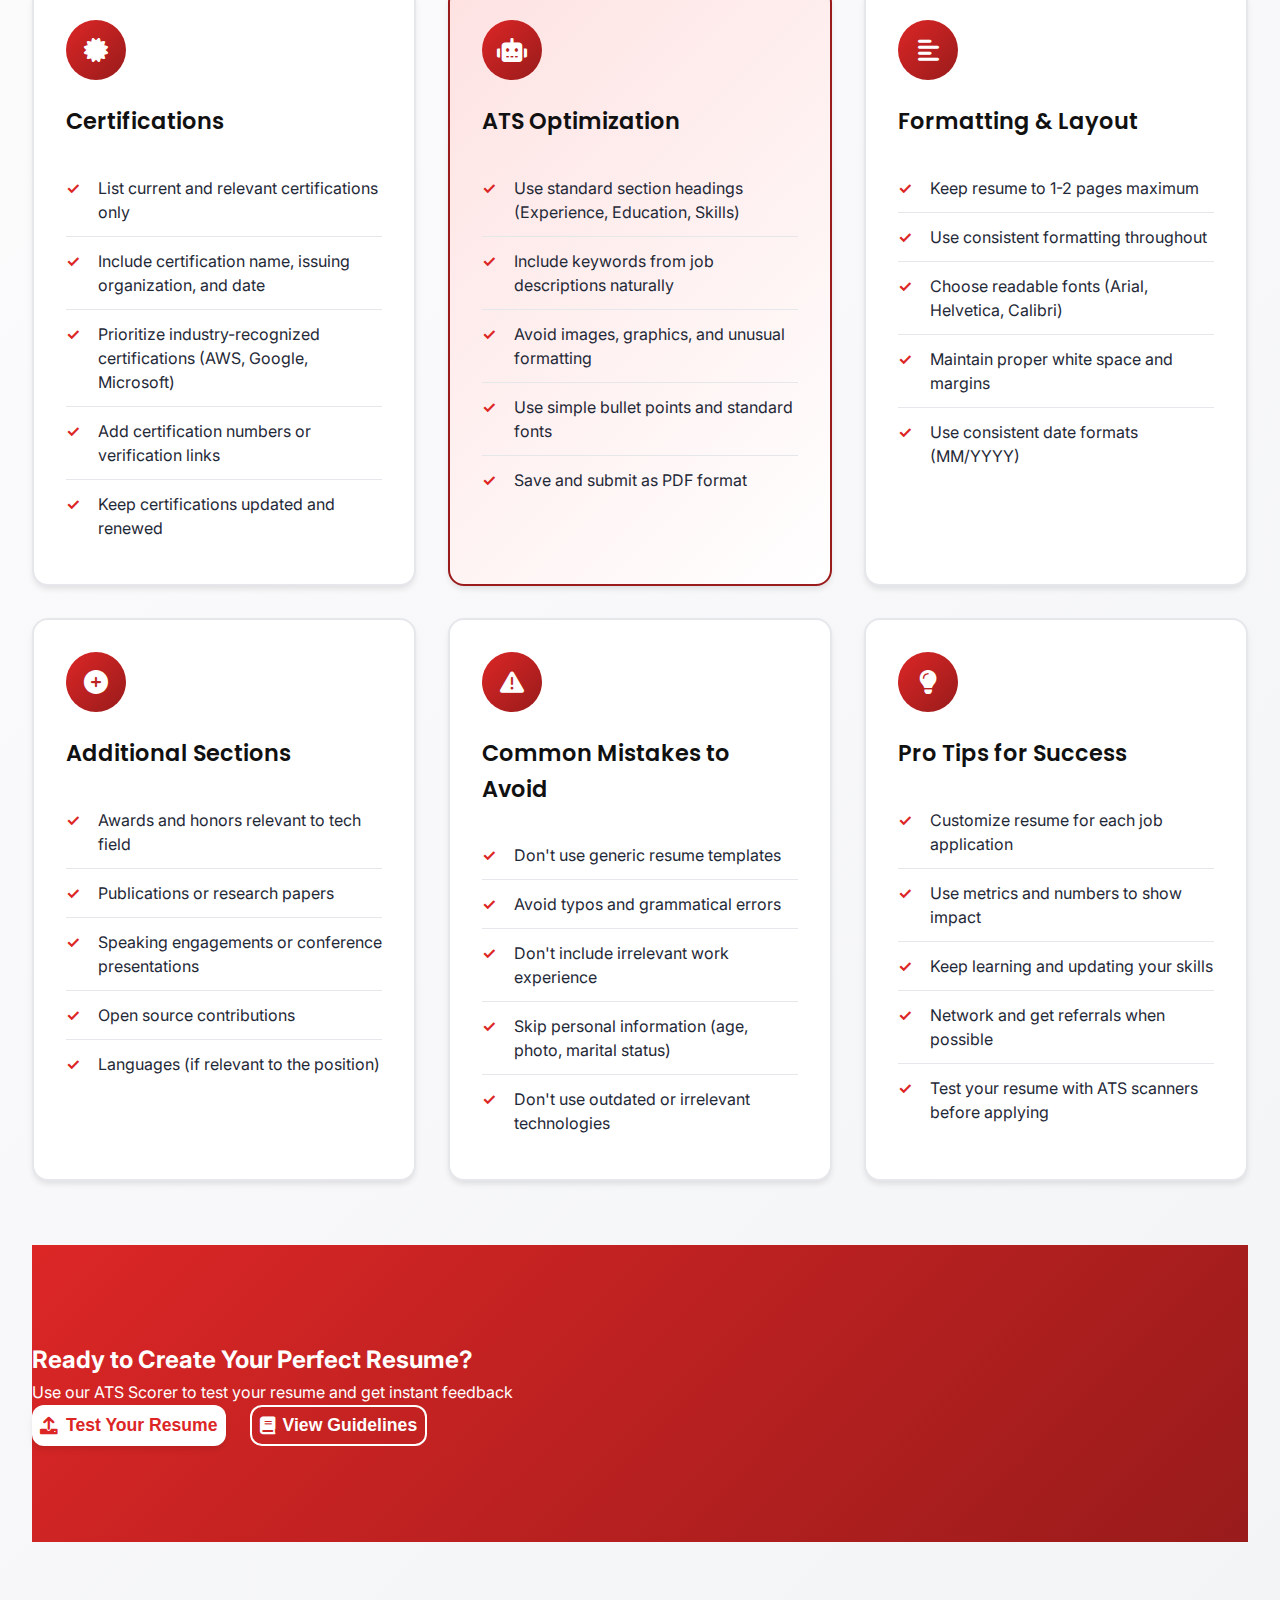
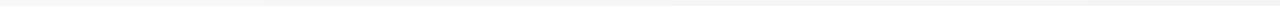
<file: resume-tips.html>
<!DOCTYPE html>
<html lang="en">
<head>
    <meta charset="UTF-8">
    <meta name="viewport" content="width=device-width, initial-scale=1.0">
    <title>Resume Tips</title>
    <link rel="stylesheet" href="main.css">
    <link rel="preconnect" href="https://fonts.googleapis.com">
    <link rel="preconnect" href="https://fonts.gstatic.com" crossorigin>
    <link href="https://fonts.googleapis.com/css2?family=Inter:wght@300;400;500;600;700&family=Poppins:wght@400;500;600;700&display=swap" rel="stylesheet">
    <link rel="stylesheet" href="https://cdnjs.cloudflare.com/ajax/libs/font-awesome/6.0.0/css/all.min.css">
</head>
<body>
    <div class="app-container">
        <!-- Navigation -->
        <nav class="navbar" id="navbar">
            <div class="nav-container">
                <div class="logo">PLACEMENT <span class="highlight">READY</span></div>
                <div class="nav-links" id="navLinks">
    
                    <a href="index.html" class="nav-link">
                        <i class="fa-solid fa-house"></i>
                        Home
                    </a>
                    <a href="ats-scorer.html" class="nav-link">
                        <i class="fas fa-chart-line"></i>
                        Check ATS Score
                    </a>
                    <a href="guidelines.html" class="nav-link">
                        <i class="fas fa-file-alt"></i>
                        Resume Template
                    </a> 
                    <a href="resume-tips.html" class="nav-link active">
                        <i class="fas fa-lightbulb"></i>
                        Resume Tips
                    </a> 
                    <a href="resume-builder.html" class="nav-link">
                        <i class="fas fa-hammer"></i>
                        Build Resume
                    </a>
                    <!-- <a href="interview.html" class="nav-link">
                        <i class="fa-solid fa-robot"></i>
                        Mock Interview
                    </a>
                    <a href="stats.html" class="nav-link">
                        <i class="fas fa-chart-bar"></i>
                        Placement Statistics
                    </a> -->
                </div>
                
                <div class="mobile-menu-btn" id="mobileMenuBtn">
                    <span></span>
                    <span></span>
                    <span></span>
                </div>
            </div>
        </nav>

        <!-- Resume Tips Section -->
        <section class="resume-tips-section">
            <div class="tips-container">
                <div class="tips-header">
                    <h1 class="tips-title">
                        Tech Resume <span class="highlight">Writing Tips</span>
                    </h1>
                    <p class="tips-subtitle">
                        Expert guidance for creating ATS-friendly tech resumes that get you noticed by recruiters
                    </p>
                </div>

                <!-- Tips Cards Grid -->
                <div class="tips-grid">
                    
                    <!-- Header Section Tips -->
                    <div class="tip-card">
                        <div class="tip-icon">
                            <i class="fas fa-id-card"></i>
                        </div>
                        <h3 class="tip-title">Header & Contact Info</h3>
                        <ul class="tip-list">
                            <li>Include full name, phone number, email, and location (city, state)</li>
                            <li>Add LinkedIn profile and GitHub repository links</li>
                            <li>Use a professional email address</li>
                            <li>Skip home address - city and state are sufficient</li>
                            <li>Make sure all links are clickable and working</li>
                        </ul>
                    </div>

                    <!-- Professional Summary Tips -->
                    <div class="tip-card">
                        <div class="tip-icon">
                            <i class="fas fa-user-tie"></i>
                        </div>
                        <h3 class="tip-title">Professional Summary</h3>
                        <ul class="tip-list">
                            <li>Write 2-3 sentences highlighting your key qualifications</li>
                            <li>Include years of experience and main technical skills</li>
                            <li>Mention specific technologies relevant to the job</li>
                            <li>Avoid generic statements - be specific about achievements</li>
                            <li>Tailor summary for each job application</li>
                        </ul>
                    </div>

                    <!-- Technical Skills Tips -->
                    <div class="tip-card featured">
                        <div class="tip-icon">
                            <i class="fas fa-code"></i>
                        </div>
                        <h3 class="tip-title">Technical Skills</h3>
                        <ul class="tip-list">
                            <li>Organize skills by categories (Languages, Frameworks, Tools, Databases)</li>
                            <li>List skills from most proficient to least proficient</li>
                            <li>Include relevant keywords from job descriptions</li>
                            <li>Avoid rating systems or proficiency levels</li>
                            <li>Update skills based on current market demands</li>
                        </ul>
                    </div>

                    <!-- Projects Section Tips -->
                    <div class="tip-card">
                        <div class="tip-icon">
                            <i class="fas fa-project-diagram"></i>
                        </div>
                        <h3 class="tip-title">Projects</h3>
                        <ul class="tip-list">
                            <li>Include 3-4 most relevant and impressive projects</li>
                            <li>Provide project title, brief description, and technologies used</li>
                            <li>Add GitHub links and live demo links when available</li>
                            <li>Focus on impact and results, not just features</li>
                            <li>Highlight collaborative projects and team contributions</li>
                        </ul>
                    </div>

                    <!-- Work Experience Tips -->
                    <div class="tip-card">
                        <div class="tip-icon">
                            <i class="fas fa-briefcase"></i>
                        </div>
                        <h3 class="tip-title">Work Experience</h3>
                        <ul class="tip-list">
                            <li>Use reverse chronological order (most recent first)</li>
                            <li>Include company name, job title, location, and dates</li>
                            <li>Start bullet points with strong action verbs</li>
                            <li>Quantify achievements with numbers and metrics</li>
                            <li>Focus on accomplishments, not just job duties</li>
                        </ul>
                    </div>

                    <!-- Education Tips -->
                    <div class="tip-card">
                        <div class="tip-icon">
                            <i class="fas fa-graduation-cap"></i>
                        </div>
                        <h3 class="tip-title">Education</h3>
                        <ul class="tip-list">
                            <li>Include degree type, major, university, and graduation year</li>
                            <li>Add relevant coursework for recent graduates</li>
                            <li>Include GPA if it's 3.5 or higher</li>
                            <li>Mention academic projects and achievements</li>
                            <li>List bootcamps and online certifications</li>
                        </ul>
                    </div>

                    <!-- Certifications Tips -->
                    <div class="tip-card">
                        <div class="tip-icon">
                            <i class="fas fa-certificate"></i>
                        </div>
                        <h3 class="tip-title">Certifications</h3>
                        <ul class="tip-list">
                            <li>List current and relevant certifications only</li>
                            <li>Include certification name, issuing organization, and date</li>
                            <li>Prioritize industry-recognized certifications (AWS, Google, Microsoft)</li>
                            <li>Add certification numbers or verification links</li>
                            <li>Keep certifications updated and renewed</li>
                        </ul>
                    </div>

                    <!-- ATS Optimization Tips -->
                    <div class="tip-card priority">
                        <div class="tip-icon">
                            <i class="fas fa-robot"></i>
                        </div>
                        <h3 class="tip-title">ATS Optimization</h3>
                        <ul class="tip-list">
                            <li>Use standard section headings (Experience, Education, Skills)</li>
                            <li>Include keywords from job descriptions naturally</li>
                            <li>Avoid images, graphics, and unusual formatting</li>
                            <li>Use simple bullet points and standard fonts</li>
                            <li>Save and submit as PDF format</li>
                        </ul>
                    </div>

                    <!-- Formatting Tips -->
                    <div class="tip-card">
                        <div class="tip-icon">
                            <i class="fas fa-align-left"></i>
                        </div>
                        <h3 class="tip-title">Formatting & Layout</h3>
                        <ul class="tip-list">
                            <li>Keep resume to 1-2 pages maximum</li>
                            <li>Use consistent formatting throughout</li>
                            <li>Choose readable fonts (Arial, Helvetica, Calibri)</li>
                            <li>Maintain proper white space and margins</li>
                            <li>Use consistent date formats (MM/YYYY)</li>
                        </ul>
                    </div>

                    <!-- Additional Sections Tips -->
                    <div class="tip-card">
                        <div class="tip-icon">
                            <i class="fas fa-plus-circle"></i>
                        </div>
                        <h3 class="tip-title">Additional Sections</h3>
                        <ul class="tip-list">
                            <li>Awards and honors relevant to tech field</li>
                            <li>Publications or research papers</li>
                            <li>Speaking engagements or conference presentations</li>
                            <li>Open source contributions</li>
                            <li>Languages (if relevant to the position)</li>
                        </ul>
                    </div>

                    <!-- Common Mistakes Tips -->
                    <div class="tip-card warning">
                        <div class="tip-icon">
                            <i class="fas fa-exclamation-triangle"></i>
                        </div>
                        <h3 class="tip-title">Common Mistakes to Avoid</h3>
                        <ul class="tip-list">
                            <li>Don't use generic resume templates</li>
                            <li>Avoid typos and grammatical errors</li>
                            <li>Don't include irrelevant work experience</li>
                            <li>Skip personal information (age, photo, marital status)</li>
                            <li>Don't use outdated or irrelevant technologies</li>
                        </ul>
                    </div>

                    <!-- Final Tips -->
                    <div class="tip-card success">
                        <div class="tip-icon">
                            <i class="fas fa-lightbulb"></i>
                        </div>
                        <h3 class="tip-title">Pro Tips for Success</h3>
                        <ul class="tip-list">
                            <li>Customize resume for each job application</li>
                            <li>Use metrics and numbers to show impact</li>
                            <li>Keep learning and updating your skills</li>
                            <li>Network and get referrals when possible</li>
                            <li>Test your resume with ATS scanners before applying</li>
                        </ul>
                    </div>

                </div>

                <!-- Call to Action -->
                <div class="cta-section">
                    <h2>Ready to Create Your Perfect Resume?</h2>
                    <p>Use our ATS Scorer to test your resume and get instant feedback</p>
                    <div class="cta-actions">
                        <button class="btn btn-primary btn-lg" onclick="window.location.href='index.html'">
                            <i class="fas fa-upload"></i>
                            Test Your Resume
                        </button>
                        <button class="btn btn-outline btn-lg" onclick="window.location.href='guidelines.html'">
                            <i class="fas fa-book"></i>
                            View Guidelines
                        </button>
                    </div>
                </div>
            </div>
        </section>
    </div>

    <script src="main.js"></script>
</body>
</html>
</file>
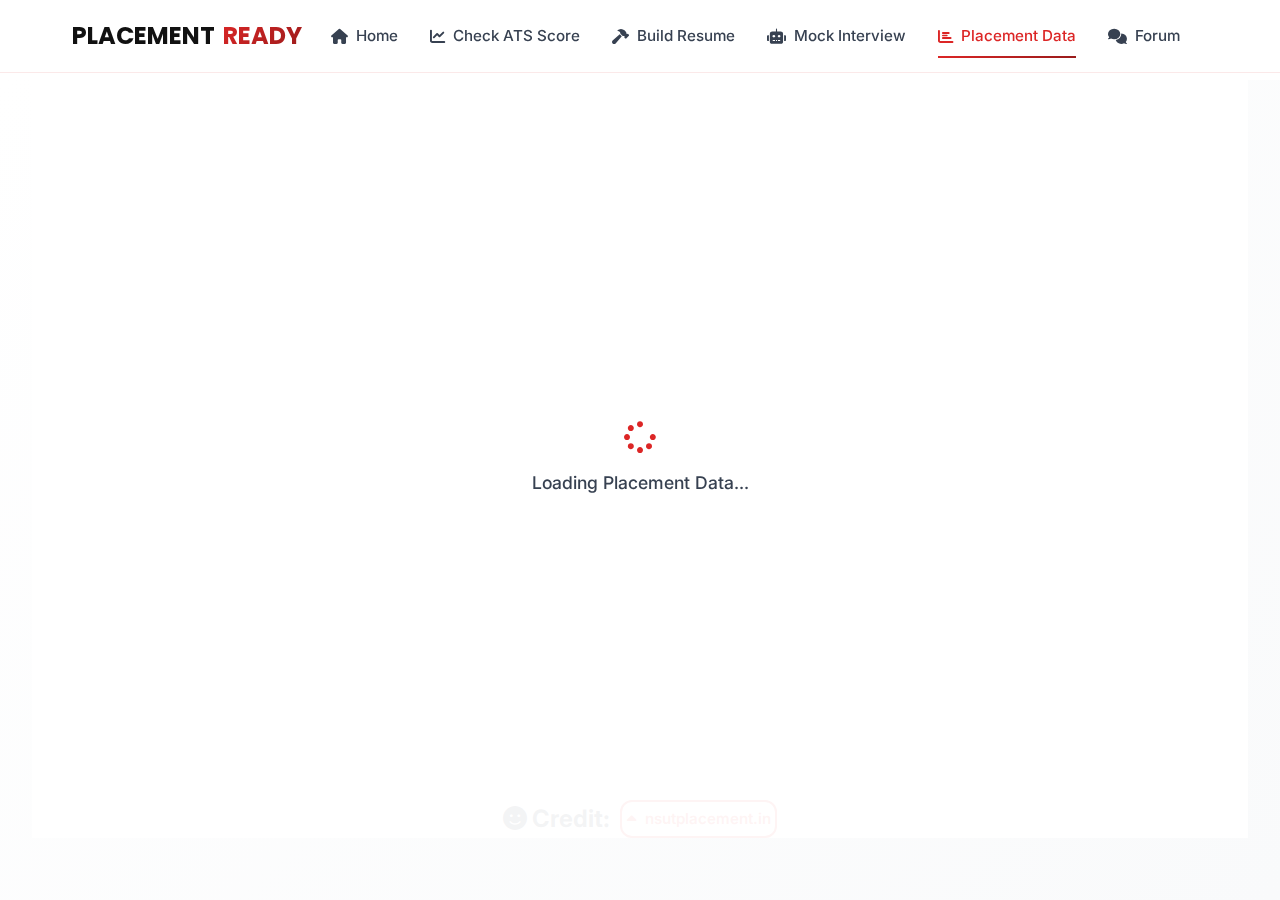
<file: stats.html>
<!DOCTYPE html>
<html lang="en">

<head>
    <meta charset="UTF-8">
    <meta name="viewport" content="width=device-width, initial-scale=1.0">
    <title>Stats - NSUT ATS Scorer</title>
    <link rel="stylesheet" href="main.css">
    <link rel="stylesheet" href="https://cdnjs.cloudflare.com/ajax/libs/font-awesome/6.0.0/css/all.min.css">
    <link href="https://fonts.googleapis.com/css2?family=Inter:wght@400;500;600;700;800&family=Poppins:wght@400;500;600;700;800&display=swap" rel="stylesheet">
</head>

<body>
    <!-- Navigation -->
    <nav class="navbar" id="navbar">
        <div class="nav-container">
            <div class="logo">PLACEMENT <span class="highlight">READY</span></div>
            
            <div class="nav-links" id="navLinks">
                <a href="index.html" class="nav-link">
                    <i class="fa-solid fa-house"></i>
                    Home
                </a>
                <a href="ats-scorer.html" class="nav-link">
                    <i class="fas fa-chart-line"></i>
                    Check ATS Score
                </a>
                <!-- <a href="guidelines.html" class="nav-link">
                    <i class="fas fa-file-alt"></i>
                    Guidelines
                </a> -->
                <!-- <a href="resume-tips.html" class="nav-link">
                    <i class="fas fa-lightbulb"></i>
                    Resume Tips
                </a> -->
                <a href="resume-builder.html" class="nav-link">
                    <i class="fas fa-hammer"></i>
                    Build Resume
                </a>
                <a href="interview.html" class="nav-link">
                    <i class="fa-solid fa-robot"></i>
                    Mock Interview
                </a>
                <a href="stats.html" class="nav-link active">
                    <i class="fas fa-chart-bar"></i>
                    Placement Data
                </a>
                <a href="forum.html" class="nav-link">
                    <i class="fas fa-comments"></i>
                    Forum
                </a>
            </div>
            
            <div class="nav-actions">
                <!-- <a href="ats-scorer.html" class="btn btn-primary">
                    <i class="fas fa-rocket"></i>
                    ATS Scorer
                </a> -->
                <button class="mobile-menu-btn" id="mobileMenuBtn">
                    <span></span>
                    <span></span>
                    <span></span>
                </button>
            </div>
        </div>
    </nav>

    <!-- Main Content -->
    <main class="stats-main">
        <!-- Stats Header -->
        <!-- <section class="stats-header">
            <div class="stats-container">
                <div class="stats-header-content">
                    <h1 class="stats-title">
                        <i class="fas fa-chart-bar"></i>
                        Platform <span class="highlight">Statistics</span>
                    </h1>
                    <p class="stats-subtitle">
                        Real-time analytics and insights about resume scoring trends, 
                        user engagement, and platform performance metrics.
                    </p>
                </div>
            </div>
        </section> -->

        <!-- Embedded Content Container -->
        <section class="embedded-content-section">
            <div class="stats-container">
                <!-- <div class="embedded-wrapper">
                    <div class="embedded-header">
                        <div class="embedded-controls">
                            <div class="control-buttons">
                                <button class="control-btn fullscreen-btn" onclick="toggleFullscreen()">
                                    <i class="fas fa-expand"></i>
                                    Fullscreen
                                </button>
                            </div>
                        </div>
                    </div> -->
                    
                    <div class="embedded-container" id="embeddedContainer">
                        <!-- Replace 'YOUR_EMBEDDED_WEBSITE_URL' with the actual URL you want to embed -->
                        <iframe 
                            id="embeddedFrame"
                            src="https://www.nsutplacement.in/" 
                            frameborder="0"
                            allowfullscreen
                            loading="lazy"
                            sandbox="allow-scripts allow-same-origin allow-forms allow-popups"
                            title="Embedded Statistics Dashboard">
                        </iframe>
                        
                        <!-- Loading indicator -->
                        <div class="loading-overlay" id="loadingOverlay">
                            <div class="loading-content">
                                <i class="fas fa-spinner fa-spin"></i>
                                <p>Loading Placement Data...</p>
                            </div>
                        </div>
                        
                        <!-- Error fallback -->
                        <div class="error-fallback" id="errorFallback" style="display: none;">
                            <div class="error-content">
                                <i class="fas fa-exclamation-triangle"></i>
                                <h3>Unable to load content</h3>
                                <p>The embedded content could not be loaded. Please try refreshing the page or contact support.</p>
                                <button class="btn btn-primary" onclick="refreshEmbeddedContent()">
                                    <i class="fas fa-redo"></i>
                                    Try Again
                                </button>
                            </div>
                        </div>

                        <div style="display: flex; align-items: center; gap: 10px; justify-content: center;">
                            <h2 style="margin: 0;"><i class="fa-solid fa-face-smile"></i> Credit:</h2>
                            <a href="https://www.nsutplacement.in/" target="_blank" rel="noopener noreferrer" class="btn btn-outline" style="padding: 0.3rem 0.3rem;">
                                <i class="fas fa-caret-up"></i> nsutplacement.in
                            </a>
                        </div>


                    </div>
                </div>
            </div>
            
        </section>

        
    </main>

    <!-- Scripts -->
    <script src="main.js"></script>
    <script>
        // Embedded content functionality
        let isFullscreen = false;
        const embeddedFrame = document.getElementById('embeddedFrame');
        const loadingOverlay = document.getElementById('loadingOverlay');
        const errorFallback = document.getElementById('errorFallback');

        // Handle iframe loading
        embeddedFrame.addEventListener('load', function() {
            setTimeout(() => {
                loadingOverlay.style.display = 'none';
            }, 1000);
        });

        // Handle iframe errors
        embeddedFrame.addEventListener('error', function() {
            loadingOverlay.style.display = 'none';
            errorFallback.style.display = 'flex';
        });

        // Refresh embedded content
        function refreshEmbeddedContent() {
            loadingOverlay.style.display = 'flex';
            errorFallback.style.display = 'none';
            
            const currentSrc = embeddedFrame.src;
            embeddedFrame.src = '';
            setTimeout(() => {
                embeddedFrame.src = currentSrc;
            }, 100);
        }

        // Toggle fullscreen
        function toggleFullscreen() {
            const container = document.getElementById('embeddedContainer');
            const fullscreenBtn = document.querySelector('.fullscreen-btn');
            
            if (!isFullscreen) {
                container.classList.add('fullscreen-mode');
                fullscreenBtn.innerHTML = '<i class="fas fa-compress"></i> Exit Fullscreen';
                isFullscreen = true;
                
                // Try to use browser fullscreen API
                if (container.requestFullscreen) {
                    container.requestFullscreen();
                } else if (container.webkitRequestFullscreen) {
                    container.webkitRequestFullscreen();
                } else if (container.msRequestFullscreen) {
                    container.msRequestFullscreen();
                }
            } else {
                container.classList.remove('fullscreen-mode');
                fullscreenBtn.innerHTML = '<i class="fas fa-expand"></i> Fullscreen';
                isFullscreen = false;
                
                // Exit browser fullscreen
                if (document.exitFullscreen) {
                    document.exitFullscreen();
                } else if (document.webkitExitFullscreen) {
                    document.webkitExitFullscreen();
                } else if (document.msExitFullscreen) {
                    document.msExitFullscreen();
                }
            }
        }

        // Listen for fullscreen changes
        document.addEventListener('fullscreenchange', function() {
            if (!document.fullscreenElement) {
                document.getElementById('embeddedContainer').classList.remove('fullscreen-mode');
                document.querySelector('.fullscreen-btn').innerHTML = '<i class="fas fa-expand"></i> Fullscreen';
                isFullscreen = false;
            }
        });

        // Handle responsive iframe
        function handleResponsiveFrame() {
            const container = document.getElementById('embeddedContainer');
            const frame = document.getElementById('embeddedFrame');
            
            if (window.innerWidth <= 768) {
                frame.style.height = '60vh';
            } else {
                frame.style.height = '80vh';
            }
        }

        // Initial setup
        window.addEventListener('load', handleResponsiveFrame);
        window.addEventListener('resize', handleResponsiveFrame);
    </script>
</body>

</html>
</file>
<file: resume-builder.css>
/* Resume Builder Specific Styles */
.resume-builder {
    display: grid;
    grid-template-columns: 1fr 1fr;
    min-height: calc(100vh - 80px);
    margin-top: 80px;
    gap: 0;
}

/* Form Panel */
.form-panel {
    background: var(--gray-100);
    padding: 2rem;
    overflow-y: auto;
    height: calc(100vh - 80px);
}

.form-header {
    text-align: center;
    margin-bottom: 2rem;
    padding-bottom: 1rem;
    border-bottom: 2px solid var(--primary-red);
}

.form-header h1 {
    font-family: 'Poppins', sans-serif;
    font-size: 2.5rem;
    font-weight: 700;
    color: var(--black);
    margin-bottom: 0.5rem;
}

.form-header p {
    color: var(--gray-800);
    font-size: 1.1rem;
}

/* Form Sections */
.form-section {
    background: var(--white);
    border-radius: 12px;
    padding: 1.5rem;
    margin-bottom: 1.5rem;
    box-shadow: var(--shadow-md);
    border: 1px solid var(--gray-200);
}

.form-section h3 {
    font-family: 'Poppins', sans-serif;
    font-size: 1.3rem;
    font-weight: 600;
    color: var(--primary-red);
    margin-bottom: 1.5rem;
    display: flex;
    align-items: center;
    gap: 0.5rem;
}

.form-section h3 i {
    color: var(--primary-red);
}

/* Form Groups */
.form-group {
    margin-bottom: 1rem;
}

.form-group label {
    display: block;
    font-weight: 500;
    color: var(--black);
    margin-bottom: 0.5rem;
}

.form-group input,
.form-group textarea,
.form-group select {
    width: 100%;
    padding: 0.75rem;
    border: 2px solid var(--gray-200);
    border-radius: 8px;
    font-size: 0.95rem;
    transition: all 0.3s ease;
    font-family: inherit;
}

.form-group input:focus,
.form-group textarea:focus,
.form-group select:focus {
    outline: none;
    border-color: var(--primary-red);
    box-shadow: 0 0 0 3px rgba(220, 38, 38, 0.1);
}

.form-row {
    display: grid;
    grid-template-columns: repeat(auto-fit, minmax(200px, 1fr));
    gap: 1rem;
}

/* Checkboxes */
.form-checkbox {
    display: flex;
    align-items: center;
    gap: 0.5rem;
    margin: 1rem 0;
}

.form-checkbox input[type="checkbox"] {
    width: auto;
    margin: 0;
}

.conditional-section {
    background: var(--gray-100);
    padding: 1rem;
    border-radius: 8px;
    margin-top: 1rem;
    border-left: 4px solid var(--primary-red);
}

/* Dynamic Items */
.dynamic-item {
    background: var(--gray-100);
    border-radius: 8px;
    padding: 1.5rem;
    margin-bottom: 1rem;
    border: 1px solid var(--gray-200);
    position: relative;
}

.dynamic-header {
    display: flex;
    justify-content: space-between;
    align-items: center;
    margin-bottom: 1rem;
    padding-bottom: 0.5rem;
    border-bottom: 1px solid var(--gray-300);
}

.dynamic-header h4 {
    font-weight: 600;
    color: var(--black);
    margin: 0;
}

.remove-btn {
    background: var(--dark-red);
    color: white;
    border: none;
    padding: 0.5rem;
    border-radius: 50%;
    cursor: pointer;
    transition: all 0.3s ease;
    display: flex;
    align-items: center;
    justify-content: center;
    width: 36px;
    height: 36px;
}

.remove-btn:hover {
    background: #7F1D1D;
    transform: scale(1.1);
}

.add-btn {
    background: var(--primary-red);
    color: white;
    border: none;
    padding: 0.75rem 1.5rem;
    border-radius: 8px;
    font-weight: 500;
    cursor: pointer;
    transition: all 0.3s ease;
    display: flex;
    align-items: center;
    gap: 0.5rem;
    width: 100%;
    justify-content: center;
}

.add-btn:hover {
    background: var(--dark-red);
    transform: translateY(-2px);
}

/* Preview Panel */
.preview-panel {
    background: var(--white);
    display: flex;
    flex-direction: column;
    height: calc(100vh - 80px);
    border-left: 2px solid var(--gray-200);
}

.preview-header {
    background: var(--white);
    padding: 1rem 2rem;
    border-bottom: 2px solid var(--gray-200);
    display: flex;
    justify-content: space-between;
    align-items: center;
    flex-wrap: wrap;
    gap: 1rem;
}

.preview-header h2 {
    font-family: 'Poppins', sans-serif;
    font-size: 1.5rem;
    font-weight: 600;
    color: var(--black);
    margin: 0;
}

.preview-actions {
    display: flex;
    gap: 1rem;
}

.preview-container {
    flex: 1;
    position: relative;
    padding: 1rem;
}

#previewFrame {
    width: 100%;
    height: 100%;
    border: 1px solid var(--gray-200);
    border-radius: 8px;
}

.loading-indicator {
    position: absolute;
    top: 0;
    left: 0;
    right: 0;
    bottom: 0;
    background: rgba(255, 255, 255, 0.9);
    display: none;
    flex-direction: column;
    align-items: center;
    justify-content: center;
    gap: 1rem;
    z-index: 10;
}

.loading-indicator i {
    font-size: 2rem;
    color: var(--primary-red);
}

.loading-indicator p {
    font-weight: 500;
    color: var(--gray-800);
}

/* Responsive Design */
@media (max-width: 1024px) {
    .resume-builder {
        grid-template-columns: 1fr;
        grid-template-rows: auto 1fr;
    }
    
    .form-panel {
        max-height: 50vh;
    }
    
    .preview-panel {
        height: 50vh;
        border-left: none;
        border-top: 2px solid var(--gray-200);
    }
}

@media (max-width: 768px) {
    .form-panel {
        padding: 1rem;
    }
    
    .form-header h1 {
        font-size: 2rem;
    }
    
    .form-row {
        grid-template-columns: 1fr;
    }
    
    .preview-header {
        padding: 1rem;
        flex-direction: column;
        align-items: stretch;
    }
    
    .preview-actions {
        width: 100%;
    }
    
    .preview-actions .btn {
        flex: 1;
    }
}

@media (max-width: 480px) {
    .form-section {
        padding: 1rem;
    }
    
    .dynamic-item {
        padding: 1rem;
    }
    
    .form-header h1 {
        font-size: 1.8rem;
    }
}

/* Example for a textarea or code display box */
.latex-code-section {
  width: 100%;
  height: 100%;
  min-height: 0;
  min-width: 0;
  box-sizing: border-box;
  resize: none; /* Prevent manual resizing if not desired */
  overflow: auto; /* Show scrollbars only if needed */
}
.preview-frame {
  width: 100%;
  height: 100%;
  display: flex; /* Or grid, depending on your layout */
  flex-direction: column;
  overflow: auto; /* Show scrollbars only if needed */
}
.preview-frame iframe {
  flex: 1; /* Allow the iframe to take up available space */
  border: none; /* Remove default border */
  width: 100%; /* Ensure it fills the container */
  height: 100%; /* Ensure it fills the container */
}
</file>
<file: main.css>
/* Reset and Base Styles */
* {
    margin: 0;
    padding: 0;
    box-sizing: border-box;
}

:root {
    --primary-red: #DC2626;
    --dark-red: #991B1B;
    --light-red: #FEE2E2;
    --black: #111111;
    --white: #FFFFFF;
    --gray-50: #F9FAFB;
    --gray-100: #F3F4F6;
    --gray-200: #E5E7EB;
    --gray-300: #D1D5DB;
    --gray-400: #9CA3AF;
    --gray-500: #6B7280;
    --gray-600: #4B5563;
    --gray-700: #374151;
    --gray-800: #1F2937;
    --gray-900: #111827;
    
    /* Gradients */
    --gradient-primary: linear-gradient(135deg, var(--primary-red), var(--dark-red));
    --gradient-light: linear-gradient(135deg, var(--white) 0%, var(--gray-50) 100%);
    --gradient-dark: linear-gradient(135deg, var(--gray-900) 0%, var(--gray-800) 100%);
    
    /* Shadows */
    --shadow-sm: 0 1px 2px 0 rgba(0, 0, 0, 0.05);
    --shadow-md: 0 4px 6px -1px rgba(0, 0, 0, 0.1);
    --shadow-lg: 0 10px 15px -3px rgba(0, 0, 0, 0.1);
    --shadow-xl: 0 20px 25px -5px rgba(0, 0, 0, 0.1);
    --shadow-2xl: 0 25px 50px -12px rgba(0, 0, 0, 0.25);
    
    /* Animations */
    --animation-fast: 0.2s ease;
    --animation-normal: 0.3s ease;
    --animation-slow: 0.5s ease;
}

html {
    scroll-behavior: smooth;
}

body {
    font-family: 'Inter', -apple-system, BlinkMacSystemFont, 'Segoe UI', sans-serif;
    line-height: 1.6;
    color: var(--gray-800);
    background: var(--white);
    overflow-x: hidden;
}

/* Navigation */
.navbar {
    position: fixed;
    top: 0;
    left: 0;
    right: 0;
    z-index: 1000;
    background: rgba(255, 255, 255, 0.95);
    backdrop-filter: blur(20px);
    border-bottom: 1px solid rgba(220, 38, 38, 0.1);
    transition: all var(--animation-normal);
}

.navbar.scrolled {
    background: rgba(255, 255, 255, 0.98);
    box-shadow: var(--shadow-lg);
}

.nav-container {
    max-width: 1200px;
    margin: 0 auto;
    padding: 1rem 2rem;
    display: flex;
    align-items: center;
    justify-content: space-between;
}

.logo {
    font-family: 'Poppins', sans-serif;
    font-size: 1.5rem;
    font-weight: 700;
    color: var(--black);
    text-decoration: none;
    display: flex;
    align-items: center;
    gap: 0.5rem;
}

.logo-icon {
    font-size: 1.8rem;
}

.logo .highlight {
    background: var(--gradient-primary);
    -webkit-background-clip: text;
    -webkit-text-fill-color: transparent;
    background-clip: text;
}

.nav-links {
    display: flex;
    gap: 2rem;
    align-items: center;
}

.nav-link {
    text-decoration: none;
    color: var(--gray-700);
    font-weight: 500;
    font-size: 0.95rem;
    transition: all var(--animation-normal);
    position: relative;
    display: flex;
    align-items: center;
    gap: 0.5rem;
    padding: 0.5rem 0;
}

.nav-link::after {
    content: '';
    position: absolute;
    bottom: -2px;
    left: 0;
    width: 0;
    height: 2px;
    background: var(--gradient-primary);
    transition: width var(--animation-normal);
}

.nav-link:hover::after,
.nav-link.active::after {
    width: 100%;
}

.nav-link:hover,
.nav-link.active {
    color: var(--primary-red);
}

.nav-actions {
    display: flex;
    gap: 1rem;
    align-items: center;
}

.mobile-menu-btn {
    display: none;
    flex-direction: column;
    cursor: pointer;
    gap: 4px;
    background: none;
    border: none;
    padding: 0.5rem;
}

.mobile-menu-btn span {
    width: 25px;
    height: 3px;
    background: var(--gray-800);
    transition: all var(--animation-normal);
    border-radius: 2px;
}

/* Button Styles */
.btn {
    padding: 0.75rem 1.5rem;
    border: none;
    border-radius: 12px;
    font-weight: 600;
    font-size: 0.95rem;
    cursor: pointer;
    transition: all var(--animation-normal);
    display: inline-flex;
    align-items: center;
    gap: 0.5rem;
    text-decoration: none;
    outline: none;
    position: relative;
    overflow: hidden;
    white-space: nowrap;
}

.btn::before {
    content: '';
    position: absolute;
    top: 0;
    left: -100%;
    width: 100%;
    height: 100%;
    background: linear-gradient(90deg, transparent, rgba(255, 255, 255, 0.2), transparent);
    transition: left 0.5s ease;
}

.btn:hover::before {
    left: 100%;
}

.btn-primary {
    background: var(--gradient-primary);
    color: var(--white);
    box-shadow: var(--shadow-md);
}

.btn-primary:hover {
    transform: translateY(-2px);
    box-shadow: var(--shadow-xl);
}

.btn-outline {
    background: transparent;
    border: 2px solid var(--primary-red);
    color: var(--primary-red);
}

.btn-outline:hover {
    background: var(--primary-red);
    color: var(--white);
    transform: translateY(-2px);
}

.btn-lg {
    padding: 0.5rem 0.5rem;
    font-size: 1.1rem;
}

.btn-arrow {
    transition: transform var(--animation-normal);
    font-weight: 700;
}

.btn:hover .btn-arrow {
    transform: translateX(4px);
}

/* Hero Section */
.hero {
    min-height: 100vh;
    display: flex;
    align-items: center;
    position: relative;
    padding: 8rem 0 4rem;
    background: var(--gradient-light);
}

.hero-background {
    position: absolute;
    top: 0;
    left: 0;
    right: 0;
    bottom: 0;
    overflow: hidden;
    z-index: 1;
}

.floating-shapes {
    position: absolute;
    width: 100%;
    height: 100%;
}

.shape {
    position: absolute;
    background: var(--gradient-primary);
    border-radius: 50%;
    opacity: 0.1;
    animation: float 6s ease-in-out infinite;
}

.shape-1 {
    width: 80px;
    height: 80px;
    top: 10%;
    left: 10%;
    animation-delay: 0s;
}

.shape-2 {
    width: 60px;
    height: 60px;
    top: 20%;
    right: 20%;
    animation-delay: 1s;
}

.shape-3 {
    width: 100px;
    height: 100px;
    bottom: 30%;
    left: 15%;
    animation-delay: 2s;
}

.shape-4 {
    width: 40px;
    height: 40px;
    bottom: 20%;
    right: 10%;
    animation-delay: 3s;
}

.shape-5 {
    width: 120px;
    height: 120px;
    top: 50%;
    left: 50%;
    animation-delay: 4s;
}

.hero-container {
    max-width: 1200px;
    margin: 0 auto;
    padding: 0 2rem;
    display: grid;
    grid-template-columns: 1fr 1fr;
    gap: 4rem;
    align-items: center;
    position: relative;
    z-index: 2;
}

.hero-content {
    animation: fadeInUp 0.8s ease forwards;
}

.hero-badge {
    display: inline-flex;
    align-items: center;
    gap: 0.5rem;
    background: var(--light-red);
    color: var(--primary-red);
    padding: 0.5rem 1rem;
    border-radius: 50px;
    font-size: 0.9rem;
    font-weight: 500;
    margin-bottom: 2rem;
    border: 1px solid rgba(220, 38, 38, 0.2);
}

.hero-title {
    font-family: 'Poppins', sans-serif;
    font-size: 3.5rem;
    font-weight: 800;
    line-height: 1.1;
    margin-bottom: 1.5rem;
    color: var(--gray-900);
}

.hero-title .highlight {
    background: var(--gradient-primary);
    -webkit-background-clip: text;
    -webkit-text-fill-color: transparent;
    background-clip: text;
}

p .highlight {
    background: var(--gradient-primary);
    -webkit-background-clip: text;
    -webkit-text-fill-color: transparent;
    background-clip: text;
}

.hero-subtitle {
    font-size: 1.25rem;
    color: var(--gray-600);
    margin-bottom: 2rem;
    line-height: 1.6;
    max-width: 90%;
}

.hero-stats {
    display: flex;
    gap: 2rem;
    margin-bottom: 2.5rem;
}

.stat {
    text-align: center;
}

.stat-number {
    font-family: 'Poppins', sans-serif;
    font-size: 2rem;
    font-weight: 700;
    color: var(--primary-red);
    line-height: 1;
}

.stat-label {
    font-size: 0.9rem;
    color: var(--gray-600);
    font-weight: 500;
}

.hero-actions {
    display: flex;
    gap: 1.5rem;
    flex-wrap: wrap;
    margin-bottom: 3rem;
}

.hero-trust {
    margin-top: 2rem;
}

.trust-text {
    font-size: 0.9rem;
    color: var(--gray-500);
    margin-bottom: 1rem;
    font-weight: 500;
}

.trust-badges {
    display: flex;
    gap: 1rem;
    flex-wrap: wrap;
}

.trust-badge {
    background: var(--white);
    color: var(--gray-700);
    padding: 0.5rem 1rem;
    border-radius: 20px;
    font-size: 0.8rem;
    font-weight: 500;
    border: 1px solid var(--gray-200);
    box-shadow: var(--shadow-sm);
}

/* Hero Visual */
.hero-visual {
    position: relative;
    height: 600px;
    display: flex;
    align-items: center;
    justify-content: center;
}

.hero-image {
    position: relative;
    width: 100%;
    max-width: 500px;
}

.dashboard-mockup {
    background: var(--white);
    border-radius: 20px;
    box-shadow: var(--shadow-2xl);
    overflow: hidden;
    border: 1px solid var(--gray-200);
    animation: float 6s ease-in-out infinite;
}

.mockup-header {
    background: var(--gray-50);
    padding: 1rem 1.5rem;
    border-bottom: 1px solid var(--gray-200);
    display: flex;
    align-items: center;
    gap: 1rem;
}

.mockup-controls {
    display: flex;
    gap: 0.5rem;
}

.mockup-controls span {
    width: 12px;
    height: 12px;
    border-radius: 50%;
    background: var(--gray-300);
}

.mockup-controls span:first-child {
    background: #FF5F57;
}

.mockup-controls span:nth-child(2) {
    background: #FFBD2E;
}

.mockup-controls span:last-child {
    background: #28CA42;
}

.mockup-title {
    font-weight: 600;
    color: var(--gray-700);
    font-size: 0.9rem;
}

.mockup-content {
    padding: 2rem;
}

.score-display {
    display: flex;
    flex-direction: column;
    align-items: center;
    gap: 1.5rem;
}

.score-circle {
    width: 120px;
    height: 120px;
    border-radius: 50%;
    background: conic-gradient(var(--primary-red) 0deg, var(--primary-red) 306deg, var(--gray-200) 306deg);
    display: flex;
    flex-direction: column;
    align-items: center;
    justify-content: center;
    position: relative;
}

.score-circle::before {
    content: '';
    position: absolute;
    width: 90px;
    height: 90px;
    background: var(--white);
    border-radius: 50%;
}

.score-value {
    font-size: 2rem;
    font-weight: 700;
    color: var(--primary-red);
    z-index: 1;
}

.score-label {
    font-size: 0.8rem;
    color: var(--gray-600);
    z-index: 1;
}

.score-details {
    width: 100%;
    display: flex;
    flex-direction: column;
    gap: 1rem;
}

.score-item {
    display: flex;
    align-items: center;
    gap: 1rem;
    font-size: 0.9rem;
}

.score-category {
    min-width: 60px;
    font-weight: 500;
    color: var(--gray-700);
}

.score-bar {
    flex: 1;
    height: 6px;
    background: var(--gray-200);
    border-radius: 3px;
    overflow: hidden;
}

.score-fill {
    height: 100%;
    background: var(--gradient-primary);
    border-radius: 3px;
    transition: width 1s ease;
}

.score-percent {
    min-width: 35px;
    font-weight: 600;
    color: var(--primary-red);
    font-size: 0.8rem;
}

.floating-elements {
    position: absolute;
    width: 100%;
    height: 100%;
    pointer-events: none;
}

.floating-card {
    position: absolute;
    background: var(--white);
    padding: 1rem 1.5rem;
    border-radius: 12px;
    box-shadow: var(--shadow-lg);
    border: 1px solid var(--gray-200);
    font-weight: 600;
    font-size: 0.9rem;
    color: var(--gray-700);
    display: flex;
    align-items: center;
    gap: 0.5rem;
    backdrop-filter: blur(10px);
    transition: all var(--animation-normal);
}

.floating-card i {
    color: var(--primary-red);
}

.card-1 {
    top: 10%;
    left: -20%;
    animation: float 6s ease-in-out infinite;
}

.card-2 {
    top: 20%;
    right: -25%;
    animation: float 6s ease-in-out infinite 1.5s;
    background: var(--light-red);
}

.card-3 {
    bottom: 30%;
    left: -15%;
    animation: float 6s ease-in-out infinite 3s;
}

.card-4 {
    bottom: 15%;
    right: -20%;
    animation: float 6s ease-in-out infinite 4.5s;
    background: var(--gradient-primary);
    color: var(--white);
}

.card-4 i {
    color: var(--white);
}

/* Features Section */
.features {
    padding: 6rem 0;
    background: var(--white);
}

.features-container {
    max-width: 1200px;
    margin: 0 auto;
    padding: 0 2rem;
}

.section-header {
    text-align: center;
    margin-bottom: 4rem;
}

.section-title {
    font-family: 'Poppins', sans-serif;
    font-size: 2.5rem;
    font-weight: 700;
    color: var(--gray-900);
    margin-bottom: 1rem;
}

.section-subtitle {
    font-size: 1.2rem;
    color: var(--gray-600);
    max-width: 600px;
    margin: 0 auto;
    line-height: 1.6;
}

.features-grid {
    display: grid;
    grid-template-columns: repeat(auto-fit, minmax(350px, 1fr));
    gap: 2rem;
}

.feature-card {
    background: var(--white);
    border-radius: 20px;
    padding: 2.5rem;
    box-shadow: var(--shadow-md);
    border: 1px solid var(--gray-200);
    transition: all var(--animation-normal);
    position: relative;
    overflow: hidden;
}

.feature-card::before {
    content: '';
    position: absolute;
    top: 0;
    left: 0;
    width: 100%;
    height: 4px;
    background: var(--gradient-primary);
    transform: scaleX(0);
    transition: transform var(--animation-normal);
}

.feature-card:hover {
    transform: translateY(-10px);
    box-shadow: var(--shadow-2xl);
    border-color: var(--primary-red);
}

.feature-card:hover::before {
    transform: scaleX(1);
}

.feature-icon {
    width: 70px;
    height: 70px;
    background: var(--gradient-primary);
    border-radius: 50%;
    display: flex;
    align-items: center;
    justify-content: center;
    color: var(--white);
    font-size: 1.8rem;
    margin-bottom: 1.5rem;
}

.feature-title {
    font-family: 'Poppins', sans-serif;
    font-size: 1.4rem;
    font-weight: 600;
    color: var(--gray-900);
    margin-bottom: 1rem;
}

.feature-description {
    color: var(--gray-600);
    line-height: 1.6;
    margin-bottom: 1.5rem;
}

.feature-benefits {
    display: flex;
    gap: 0.5rem;
    flex-wrap: wrap;
}

.benefit {
    background: var(--light-red);
    color: var(--primary-red);
    padding: 0.25rem 0.75rem;
    border-radius: 20px;
    font-size: 0.8rem;
    font-weight: 500;
}

/* How It Works Section */
.how-it-works {
    padding: 6rem 0;
    background: var(--gray-50);
}

.how-it-works-container {
    max-width: 1200px;
    margin: 0 auto;
    padding: 0 2rem;
}

.steps-container {
    display: flex;
    align-items: center;
    justify-content: center;
    gap: 2rem;
    flex-wrap: wrap;
}

.step {
    background: var(--white);
    border-radius: 20px;
    padding: 2.5rem;
    box-shadow: var(--shadow-md);
    border: 1px solid var(--gray-200);
    text-align: center;
    max-width: 300px;
    position: relative;
    transition: all var(--animation-normal);
}

.step:hover {
    transform: translateY(-5px);
    box-shadow: var(--shadow-xl);
}

.step-number {
    position: absolute;
    top: -20px;
    left: 50%;
    transform: translateX(-50%);
    width: 40px;
    height: 40px;
    background: var(--gradient-primary);
    color: var(--white);
    border-radius: 50%;
    display: flex;
    align-items: center;
    justify-content: center;
    font-weight: 700;
    font-size: 1.2rem;
}

.step-content {
    padding-top: 1rem;
}

.step-title {
    font-family: 'Poppins', sans-serif;
    font-size: 1.3rem;
    font-weight: 600;
    color: var(--gray-900);
    margin-bottom: 1rem;
}

.step-description {
    color: var(--gray-600);
    line-height: 1.6;
    margin-bottom: 1.5rem;
}

.step-icon {
    font-size: 3rem;
    color: var(--primary-red);
    opacity: 0.2;
}

.step-arrow {
    font-size: 1.5rem;
    color: var(--primary-red);
    display: flex;
    align-items: center;
    justify-content: center;
}

/* CTA Section */
.cta-section {
    padding: 6rem 0;
    background: var(--gradient-primary);
    color: var(--white);
}

.cta-container {
    max-width: 1200px;
    margin: 0 auto;
    padding: 0 2rem;
    display: grid;
    grid-template-columns: 1fr 1fr;
    gap: 4rem;
    align-items: center;
}

.cta-title {
    font-family: 'Poppins', sans-serif;
    font-size: 2.5rem;
    font-weight: 700;
    margin-bottom: 1rem;
}

.cta-subtitle {
    font-size: 1.2rem;
    margin-bottom: 2rem;
    opacity: 0.9;
    line-height: 1.6;
}

.cta-actions {
    display: flex;
    gap: 1.5rem;
    flex-wrap: wrap;
}

.cta-section .btn-primary {
    background: var(--white);
    color: var(--primary-red);
}

.cta-section .btn-primary:hover {
    background: var(--gray-100);
}

.cta-section .btn-outline {
    border-color: var(--white);
    color: var(--white);
}

.cta-section .btn-outline:hover {
    background: var(--white);
    color: var(--primary-red);
}

.success-metrics {
    display: flex;
    flex-direction: column;
    gap: 2rem;
}

.metric {
    display: flex;
    align-items: center;
    gap: 1rem;
    background: rgba(255, 255, 255, 0.1);
    padding: 1.5rem;
    border-radius: 16px;
    backdrop-filter: blur(10px);
}

.metric-icon {
    width: 60px;
    height: 60px;
    background: rgba(255, 255, 255, 0.2);
    border-radius: 50%;
    display: flex;
    align-items: center;
    justify-content: center;
    font-size: 1.5rem;
}

.metric-number {
    font-family: 'Poppins', sans-serif;
    font-size: 2rem;
    font-weight: 700;
}

.metric-label {
    font-size: 0.9rem;
    opacity: 0.8;
}

/* Footer */
.footer {
    background: var(--gray-900);
    color: var(--white);
    padding: 4rem 0 2rem;
}

.footer-container {
    max-width: 1200px;
    margin: 0 auto;
    padding: 0 2rem;
}

.footer-content {
    display: grid;
    grid-template-columns: 1fr 2fr;
    gap: 4rem;
    margin-bottom: 3rem;
}

.footer-brand {
    max-width: 400px;
}

.footer-logo {
    font-family: 'Poppins', sans-serif;
    font-size: 1.5rem;
    font-weight: 700;
    margin-bottom: 1rem;
    display: flex;
    align-items: center;
    gap: 0.5rem;
}

.footer-description {
    color: var(--gray-400);
    line-height: 1.6;
}

.footer-links {
    display: grid;
    grid-template-columns: repeat(3, 1fr);
    gap: 2rem;
}

.footer-title {
    font-weight: 600;
    margin-bottom: 1rem;
    color: var(--white);
}

.footer-list {
    list-style: none;
}

.footer-list li {
    margin-bottom: 0.5rem;
}

.footer-list a {
    color: var(--gray-400);
    text-decoration: none;
    transition: color var(--animation-normal);
}

.footer-list a:hover {
    color: var(--white);
}

.footer-bottom {
    border-top: 1px solid var(--gray-700);
    padding-top: 2rem;
    display: flex;
    justify-content: space-between;
    align-items: center;
    flex-wrap: wrap;
    gap: 1rem;
}

.footer-copyright {
    color: var(--gray-400);
}

.footer-social {
    display: flex;
    gap: 1rem;
}

.social-link {
    width: 40px;
    height: 40px;
    background: var(--gray-800);
    border-radius: 50%;
    display: flex;
    align-items: center;
    justify-content: center;
    color: var(--gray-400);
    text-decoration: none;
    transition: all var(--animation-normal);
}

.social-link:hover {
    background: var(--primary-red);
    color: var(--white);
}

/* Animations */
@keyframes float {
    0%, 100% {
        transform: translateY(0px) rotate(0deg);
    }
    50% {
        transform: translateY(-20px) rotate(2deg);
    }
}

@keyframes fadeInUp {
    from {
        opacity: 0;
        transform: translateY(30px);
    }
    to {
        opacity: 1;
        transform: translateY(0);
    }
}

/* Responsive Design */
@media (max-width: 1024px) {
    .hero-container {
        grid-template-columns: 1fr;
        text-align: center;
        gap: 3rem;
    }
    
    .hero-title {
        font-size: 3rem;
    }
    
    .hero-visual {
        height: 400px;
    }
    
    .cta-container {
        grid-template-columns: 1fr;
        text-align: center;
        gap: 3rem;
    }
    
    .steps-container {
        flex-direction: column;
    }
    
    .step-arrow {
        transform: rotate(90deg);
    }
}

@media (max-width: 768px) {
    .nav-links {
        display: none;
    }
    
    .nav-links.mobile-active {
        display: flex !important;
        flex-direction: column;
        position: absolute;
        top: 100%;
        left: 0;
        right: 0;
        background: rgba(255, 255, 255, 0.98);
        backdrop-filter: blur(20px);
        padding: 1rem;
        box-shadow: var(--shadow-lg);
        border-top: 1px solid rgba(220, 38, 38, 0.1);
    }
    
    .mobile-menu-btn {
        display: flex;
    }
    
    .mobile-menu-btn.active span:nth-child(1) {
        transform: rotate(45deg) translate(5px, 5px);
    }
    
    .mobile-menu-btn.active span:nth-child(2) {
        opacity: 0;
    }
    
    .mobile-menu-btn.active span:nth-child(3) {
        transform: rotate(-45deg) translate(7px, -6px);
    }
    
    .nav-container {
        padding: 1rem;
    }
    
    .hero {
        padding: 6rem 0 2rem;
    }
    
    .hero-title {
        font-size: 2.5rem;
    }
    
    .hero-subtitle {
        font-size: 1.1rem;
        max-width: 100%;
    }
    
    .hero-actions {
        flex-direction: column;
        align-items: center;
    }
    
    .btn {
        width: 100%;
        justify-content: center;
        max-width: 300px;
    }
    
    .hero-stats {
        justify-content: center;
    }
    
    .floating-card {
        display: none;
    }
    
    .section-title {
        font-size: 2rem;
    }
    
    .features-grid {
        grid-template-columns: 1fr;
        gap: 1.5rem;
    }
    
    .feature-card {
        padding: 2rem;
    }
    
    .footer-content {
        grid-template-columns: 1fr;
        gap: 2rem;
    }
    
    .footer-links {
        grid-template-columns: 1fr;
        gap: 1.5rem;
    }
    
    .footer-bottom {
        flex-direction: column;
        text-align: center;
    }
}

@media (max-width: 480px) {
    .hero-title {
        font-size: 2rem;
    }
    
    .hero-visual {
        height: 300px;
    }
    
    .hero-stats {
        flex-direction: column;
        gap: 1rem;
    }
    
    .features-grid {
        grid-template-columns: 1fr;
    }
    
    .feature-card {
        padding: 1.5rem;
    }
    
    .cta-title {
        font-size: 2rem;
    }
    
    .success-metrics {
        gap: 1rem;
    }
    
    .metric {
        padding: 1rem;
    }
}

/* Focus states for accessibility */
.btn:focus,
.nav-link:focus {
    outline: 2px solid var(--primary-red);
    outline-offset: 2px;
}

/* Additional sections styles from original file preserved */
.guidelines-section {
    padding: 8rem 2rem 4rem;
    min-height: 100vh;
    background: linear-gradient(135deg, var(--white) 0%, var(--gray-100) 100%);
}

.guidelines-container {
    max-width: 1200px;
    margin: 0 auto;
}

.guidelines-header {
    text-align: center;
    margin-bottom: 3rem;
}

.guidelines-title {
    font-family: 'Poppins', sans-serif;
    font-size: 3rem;
    font-weight: 700;
    color: var(--black);
    margin-bottom: 1rem;
}

.guidelines-subtitle {
    font-size: 1.2rem;
    color: var(--gray-800);
    max-width: 600px;
    margin: 0 auto;
}

/* Policy Notice */
.policy-notice {
    display: flex;
    align-items: flex-start;
    gap: 1rem;
    background: linear-gradient(135deg, var(--light-red), var(--white));
    border: 2px solid var(--primary-red);
    border-radius: 16px;
    padding: 1.5rem;
    margin-bottom: 3rem;
    box-shadow: var(--shadow-md);
}

.policy-icon {
    color: var(--primary-red);
    font-size: 1.5rem;
    margin-top: 0.25rem;
}

.policy-text h3 {
    color: var(--primary-red);
    margin-bottom: 0.5rem;
    font-weight: 600;
}

.policy-text p {
    color: var(--black);
    line-height: 1.6;
}

/* Template Section */
.template-section {
    margin-bottom: 3rem;
}

.pdf-container {
    background: var(--white);
    border-radius: 16px;
    box-shadow: var(--shadow-lg);
    overflow: hidden;
    margin-bottom: 2rem;
    border: 1px solid var(--gray-200);
}

.pdf-viewer {
    width: 100%;
    height: 600px;
    border: none;
    display: block;
}

.template-actions {
    display: flex;
    gap: 1rem;
    justify-content: center;
    flex-wrap: wrap;
    margin-bottom: 3rem;
}

/* Guidelines Content */
.guidelines-content {
    display: grid;
    grid-template-columns: repeat(auto-fit, minmax(350px, 1fr));
    gap: 2rem;
}

.guideline-card {
    background: var(--white);
    border-radius: 16px;
    padding: 2rem;
    box-shadow: var(--shadow-md);
    border: 1px solid var(--gray-200);
    transition: all 0.3s ease;
}

.guideline-card:hover {
    transform: translateY(-5px);
    box-shadow: var(--shadow-lg);
    border-color: var(--primary-red);
}

.guideline-card h3 {
    font-family: 'Poppins', sans-serif;
    font-size: 1.3rem;
    font-weight: 600;
    color: var(--primary-red);
    margin-bottom: 1rem;
}

.guideline-card ul {
    list-style: none;
    padding: 0;
}

.guideline-card li {
    padding: 0.5rem 0;
    border-bottom: 1px solid var(--gray-200);
    position: relative;
    padding-left: 1.5rem;
}

.guideline-card li:last-child {
    border-bottom: none;
}

.guideline-card li::before {
    content: '✓';
    position: absolute;
    left: 0;
    color: var(--primary-red);
    font-weight: bold;
}

/* Resume Tips Page Styles */
.resume-tips-section {
    padding: 8rem 2rem 4rem;
    min-height: 100vh;
    background: linear-gradient(135deg, var(--white) 0%, var(--gray-100) 100%);
}

.tips-container {
    max-width: 1400px;
    margin: 0 auto;
}

.tips-header {
    text-align: center;
    margin-bottom: 4rem;
}

.tips-title {
    font-family: 'Poppins', sans-serif;
    font-size: 3rem;
    font-weight: 700;
    color: var(--black);
    margin-bottom: 1rem;
}

.tips-subtitle {
    font-size: 1.2rem;
    color: var(--gray-800);
    max-width: 700px;
    margin: 0 auto;
    line-height: 1.6;
}

/* Tips Grid */
.tips-grid {
    display: grid;
    grid-template-columns: repeat(auto-fit, minmax(380px, 1fr));
    gap: 2rem;
    margin-bottom: 4rem;
}

/* Tip Cards */
.tip-card {
    background: var(--white);
    border-radius: 16px;
    padding: 2rem;
    box-shadow: var(--shadow-md);
    border: 2px solid var(--gray-200);
    transition: all 0.3s ease;
    position: relative;
    overflow: hidden;
}

.tip-card::before {
    content: '';
    position: absolute;
    top: 0;
    left: 0;
    width: 100%;
    height: 4px;
    background: linear-gradient(90deg, var(--primary-red), var(--dark-red));
    transform: scaleX(0);
    transition: transform 0.3s ease;
}

.tip-card:hover {
    transform: translateY(-5px);
    box-shadow: var(--shadow-xl);
    border-color: var(--primary-red);
}

.tip-card:hover::before {
    transform: scaleX(1);
}

/* Special Card Types */
.tip-card.featured {
    border-color: var(--primary-red);
    background: linear-gradient(135deg, var(--white), var(--light-red));
}

.tip-card.priority {
    border-color: var(--dark-red);
    background: linear-gradient(135deg, var(--light-red), var(--white));
}

.tip-card.warning::before {
    background: linear-gradient(90deg, #F59E0B, #D97706);
}

.tip-card.success::before {
    background: linear-gradient(90deg, #10B981, #059669);
}

/* Tip Card Content */
.tip-icon {
    width: 60px;
    height: 60px;
    background: linear-gradient(135deg, var(--primary-red), var(--dark-red));
    border-radius: 50%;
    display: flex;
    align-items: center;
    justify-content: center;
    color: var(--white);
    font-size: 1.5rem;
    margin-bottom: 1.5rem;
}

.tip-title {
    font-family: 'Poppins', sans-serif;
    font-size: 1.4rem;
    font-weight: 600;
    color: var(--black);
    margin-bottom: 1.5rem;
}

.tip-list {
    list-style: none;
    padding: 0;
    margin: 0;
}

.tip-list li {
    padding: 0.75rem 0;
    border-bottom: 1px solid var(--gray-200);
    position: relative;
    padding-left: 2rem;
    line-height: 1.5;
    color: var(--gray-800);
}

.tip-list li:last-child {
    border-bottom: none;
}

.tip-list li::before {
    content: '✓';
    position: absolute;
    left: 0;
    top: 0.75rem;
    color: var(--primary-red);
    font-weight: bold;
    font-size: 1rem;
}

/* ATS Scorer Page Styles */
.main-content {
    padding-top: 80px;
    min-height: 100vh;
    position: relative;
}

/* Upload Section */
.upload-section {
    display: flex;
    align-items: center;
    justify-content: center;
    min-height: calc(100vh - 80px);
    padding: 2rem;
    background: linear-gradient(135deg, var(--white) 0%, var(--gray-100) 100%);
}

.upload-container {
    text-align: center;
    max-width: 600px;
    width: 100%;
}

.upload-title {
    font-family: 'Poppins', sans-serif;
    font-size: 3rem;
    font-weight: 700;
    color: var(--black);
    margin-bottom: 1rem;
}

.upload-subtitle {
    font-size: 1.2rem;
    color: var(--gray-800);
    margin-bottom: 3rem;
}

/* Drag & Drop Zone */
.drop-zone {
    border: 3px dashed var(--gray-300);
    border-radius: 20px;
    padding: 3rem 2rem;
    background: var(--white);
    transition: all 0.3s ease;
    cursor: pointer;
    position: relative;
    overflow: hidden;
}

.drop-zone:hover,
.drop-zone.dragover {
    border-color: var(--primary-red);
    background: var(--light-red);
    transform: translateY(-5px);
    box-shadow: var(--shadow-xl);
}

.drop-zone-content {
    pointer-events: none;
}

.drop-icon {
    font-size: 3rem;
    color: var(--primary-red);
    margin-bottom: 1rem;
}

.drop-zone h3 {
    font-family: 'Poppins', sans-serif;
    font-size: 1.5rem;
    font-weight: 600;
    color: var(--black);
    margin-bottom: 0.5rem;
}

.drop-zone p {
    color: var(--gray-800);
    margin-bottom: 1.5rem;
}

.file-info {
    font-size: 0.9rem;
    color: var(--gray-600);
    margin-top: 1rem !important;
}

/* Upload Progress */
.upload-progress {
    margin-top: 2rem;
}

.progress-bar {
    width: 100%;
    height: 8px;
    background: var(--gray-200);
    border-radius: 4px;
    overflow: hidden;
}

.progress-fill {
    height: 100%;
    background: linear-gradient(90deg, var(--primary-red), var(--dark-red));
    width: 0%;
    transition: width 0.3s ease;
}

.progress-text {
    margin-top: 1rem;
    color: var(--gray-800);
    font-weight: 500;
}

/* Results Section */
.results-section {
    display: flex;
    height: calc(100vh - 80px);
    position: relative;
}

/* Sidebar */
.sidebar {
    width: 350px;
    background: var(--white);
    border-right: 2px solid var(--gray-200);
    padding: 2rem;
    overflow-y: auto;
    position: fixed;
    left: 0;
    top: 80px;
    height: calc(100vh - 80px);
    transform: translateX(-100%);
    transition: transform 0.3s ease;
    z-index: 100;
    box-shadow: var(--shadow-lg);
}

.sidebar.active {
    transform: translateX(0);
}

.sidebar-header {
    display: flex;
    justify-content: space-between;
    align-items: center;
    margin-bottom: 2rem;
    padding-bottom: 1rem;
    border-bottom: 2px solid var(--gray-200);
}

.sidebar-header h2 {
    font-family: 'Poppins', sans-serif;
    font-size: 1.5rem;
    font-weight: 600;
    color: var(--black);
}

.close-btn {
    background: none;
    border: none;
    font-size: 1.2rem;
    color: var(--gray-600);
    cursor: pointer;
    padding: 0.5rem;
    border-radius: 50%;
    transition: all 0.3s ease;
}

.close-btn:hover {
    background: var(--gray-100);
    color: var(--primary-red);
}

/* Score Card */
.score-card {
    text-align: center;
    margin-bottom: 2rem;
}

.score-circle {
    width: 120px;
    height: 120px;
    border-radius: 50%;
    background: conic-gradient(var(--primary-red) 0deg, var(--primary-red) 0deg, var(--gray-200) 0deg);
    display: flex;
    flex-direction: column;
    align-items: center;
    justify-content: center;
    margin: 0 auto;
    position: relative;
}

.score-circle::before {
    content: '';
    position: absolute;
    width: 90px;
    height: 90px;
    background: var(--white);
    border-radius: 50%;
}

.score-value {
    font-size: 2rem;
    font-weight: 700;
    color: var(--primary-red);
    z-index: 1;
}

.score-label {
    font-size: 0.9rem;
    color: var(--gray-800);
    z-index: 1;
}

/* Section Scores */
.section-scores {
    margin-bottom: 2rem;
}

.section-scores h3 {
    font-family: 'Poppins', sans-serif;
    font-size: 1.1rem;
    font-weight: 600;
    color: var(--black);
    margin-bottom: 1rem;
}

.section-score {
    display: flex;
    justify-content: space-between;
    align-items: center;
    padding: 0.75rem 0;
    border-bottom: 1px solid var(--gray-200);
}

.section-name {
    font-weight: 500;
    color: var(--gray-800);
}

.section-value {
    font-weight: 600;
    color: var(--primary-red);
}

/* Quick Stats */
.quick-stats {
    background: var(--light-red);
    border-radius: 12px;
    padding: 1.5rem;
}

.stat-item {
    display: flex;
    justify-content: space-between;
    align-items: center;
    margin-bottom: 0.75rem;
}

.stat-item:last-child {
    margin-bottom: 0;
}

.stat-label {
    font-size: 0.9rem;
    color: var(--gray-800);
}

.stat-value {
    font-weight: 600;
    color: var(--primary-red);
}

/* Content Area */
.content-area {
    flex: 1;
    margin-left: 0;
    transition: margin-left 0.3s ease;
}

.content-area.with-sidebar {
    margin-left: 350px;
}

/* Tab Navigation */
.tab-navigation {
    display: flex;
    background: var(--white);
    border-bottom: 2px solid var(--gray-200);
    padding: 0 2rem;
}

.tab-btn {
    background: none;
    border: none;
    padding: 1rem 2rem;
    font-weight: 500;
    color: var(--gray-600);
    cursor: pointer;
    border-bottom: 3px solid transparent;
    transition: all 0.3s ease;
    display: flex;
    align-items: center;
    gap: 0.5rem;
}

.tab-btn.active {
    color: var(--primary-red);
    border-bottom-color: var(--primary-red);
}

.tab-btn:hover {
    color: var(--primary-red);
    background: var(--light-red);
}

/* Tab Content */
.tab-content {
    height: calc(100vh - 150px);
    overflow: hidden;
}

.tab-pane {
    display: none;
    height: 100%;
    padding: 2rem;
}

.tab-pane.active {
    display: block;
}

/* Resume Viewer */
.resume-viewer {
    height: 100%;
    background: var(--white);
    border-radius: 12px;
    overflow: hidden;
    box-shadow: var(--shadow-md);
}

.pdf-frame {
    width: 100%;
    height: 100%;
    border: none;
}

/* Suggestions */
.suggestions-container {
    height: 100%;
    overflow-y: auto;
}

.suggestions-container h2 {
    font-family: 'Poppins', sans-serif;
    font-size: 1.8rem;
    font-weight: 600;
    color: var(--black);
    margin-bottom: 2rem;
}

.suggestion-item {
    background: var(--white);
    border-radius: 12px;
    padding: 1.5rem;
    margin-bottom: 1.5rem;
    box-shadow: var(--shadow-md);
    border-left: 4px solid var(--primary-red);
}

.suggestion-title {
    font-weight: 600;
    color: var(--primary-red);
    margin-bottom: 0.5rem;
}

.suggestion-description {
    color: var(--gray-800);
    line-height: 1.6;
}

.suggestion-priority {
    display: inline-block;
    padding: 0.25rem 0.75rem;
    border-radius: 20px;
    font-size: 0.8rem;
    font-weight: 500;
    margin-top: 0.75rem;
}

.priority-high {
    background: #FEE2E2;
    color: #DC2626;
}

.priority-medium {
    background: #FEF3C7;
    color: #D97706;
}

.priority-low {
    background: #D1FAE5;
    color: #059669;
}

/* Stats Page Styles */
.stats-main {
    margin-top: 80px;
    min-height: calc(100vh - 80px);
    background: var(--gradient-light);
}

.stats-header {
    padding: 4rem 0 2rem;
    background: var(--white);
    border-bottom: 2px solid var(--gray-200);
}

.stats-container {
    max-width: 1400px;
    margin: 0 auto;
    padding: 0 2rem;
}

.stats-header-content {
    text-align: center;
    max-width: 800px;
    margin: 0 auto;
}

.stats-title {
    font-family: 'Poppins', sans-serif;
    font-size: 3rem;
    font-weight: 700;
    color: var(--black);
    margin-bottom: 1rem;
    display: flex;
    align-items: center;
    justify-content: center;
    gap: 1rem;
}

.stats-title i {
    color: var(--primary-red);
}

.stats-subtitle {
    font-size: 1.2rem;
    color: var(--gray-600);
    line-height: 1.6;
    max-width: 600px;
    margin: 0 auto;
}

/* Embedded Content Section */
.embedded-content-section {
    padding: 0rem 0;
    flex: 0;
}

.embedded-wrapper {
    background: var(--white);
    border-radius: 0px;
    box-shadow: var(--shadow-xl);
    overflow: hidden;
    /* border: 1px solid var(--gray-200); */
}

.embedded-header {
    /* background: var(--gray-50); */
    border-bottom: 0px solid var(--gray-200);
    padding: 1rem 2rem;
}

.embedded-controls {
    display: flex;
    justify-content: space-between;
    align-items: center;
}

.control-buttons {
    display: flex;
    gap: 1rem;
}

.control-btn {
    background: var(--primary-red);
    color: var(--white);
    border: none;
    padding: 0.5rem 1rem;
    border-radius: 8px;
    font-weight: 500;
    cursor: pointer;
    transition: all var(--animation-normal);
    display: flex;
    align-items: center;
    gap: 0.5rem;
    font-size: 0.9rem;
}

.control-btn:hover {
    background: var(--dark-red);
    transform: translateY(-2px);
}

.refresh-btn {
    background: var(--gray-600);
}

.refresh-btn:hover {
    background: var(--gray-700);
}

/* Embedded Container */
.embedded-container {
    position: relative;
    width: 100%;
    height: 100%;
    min-height: 600px;
    /* background: var(--gray-100); */
}

.embedded-container iframe {
    width: 100%;
    height: 100%;
    border: none;
    display: block;
}

/* Fullscreen Mode */
.embedded-container.fullscreen-mode {
    position: fixed;
    top: 0;
    left: 0;
    width: 100vw;
    height: 100vh;
    z-index: 9999;
    background: var(--white);
}

.embedded-container.fullscreen-mode iframe {
    width: 100%;
    height: 100%;
}

/* Loading Overlay */
.loading-overlay {
    position: absolute;
    top: 0;
    left: 0;
    width: 100%;
    height: 100%;
    background: rgba(255, 255, 255, 0.95);
    display: flex;
    align-items: center;
    justify-content: center;
    z-index: 10;
}

.loading-content {
    text-align: center;
    color: var(--gray-700);
}

.loading-content i {
    font-size: 2rem;
    color: var(--primary-red);
    margin-bottom: 1rem;
    animation: spin 1s linear infinite;
}

.loading-content p {
    font-size: 1.1rem;
    font-weight: 500;
}

/* Error Fallback */
.error-fallback {
    position: absolute;
    top: 0;
    left: 0;
    width: 100%;
    height: 100%;
    background: var(--gray-50);
    display: flex;
    align-items: center;
    justify-content: center;
    z-index: 10;
}

.error-content {
    text-align: center;
    max-width: 400px;
    padding: 2rem;
}

.error-content i {
    font-size: 3rem;
    color: var(--primary-red);
    margin-bottom: 1rem;
}

.error-content h3 {
    font-family: 'Poppins', sans-serif;
    font-size: 1.5rem;
    color: var(--black);
    margin-bottom: 1rem;
}

.error-content p {
    color: var(--gray-600);
    margin-bottom: 2rem;
    line-height: 1.6;
}

/* Animations */
@keyframes spin {
    0% { transform: rotate(0deg); }
    100% { transform: rotate(360deg); }
}

/* Responsive Design */
@media (max-width: 1024px) {
    .stats-title {
        font-size: 2.5rem;
    }
    
    .embedded-container {
        height: 70vh;
        min-height: 500px;
    }
}

@media (max-width: 768px) {
    .stats-header {
        padding: 2rem 0 1rem;
    }
    
    .stats-title {
        font-size: 2rem;
        flex-direction: column;
        gap: 0.5rem;
    }
    
    .stats-subtitle {
        font-size: 1rem;
    }
    
    .embedded-header {
        padding: 1rem;
    }
    
    .control-buttons {
        flex-direction: column;
        gap: 0.5rem;
        width: 100%;
    }
    
    .control-btn {
        width: 100%;
        justify-content: center;
    }
    
    .embedded-container {
        height: 60vh;
        min-height: 400px;
    }
    
    .stats-container {
        padding: 0 1rem;
    }
}

@media (max-width: 480px) {
    .stats-title {
        font-size: 1.8rem;
    }
    
    .embedded-content-section {
        padding: 1rem 0;
    }
    
    .embedded-container {
        height: 50vh;
        min-height: 300px;
    }
}
</file>
